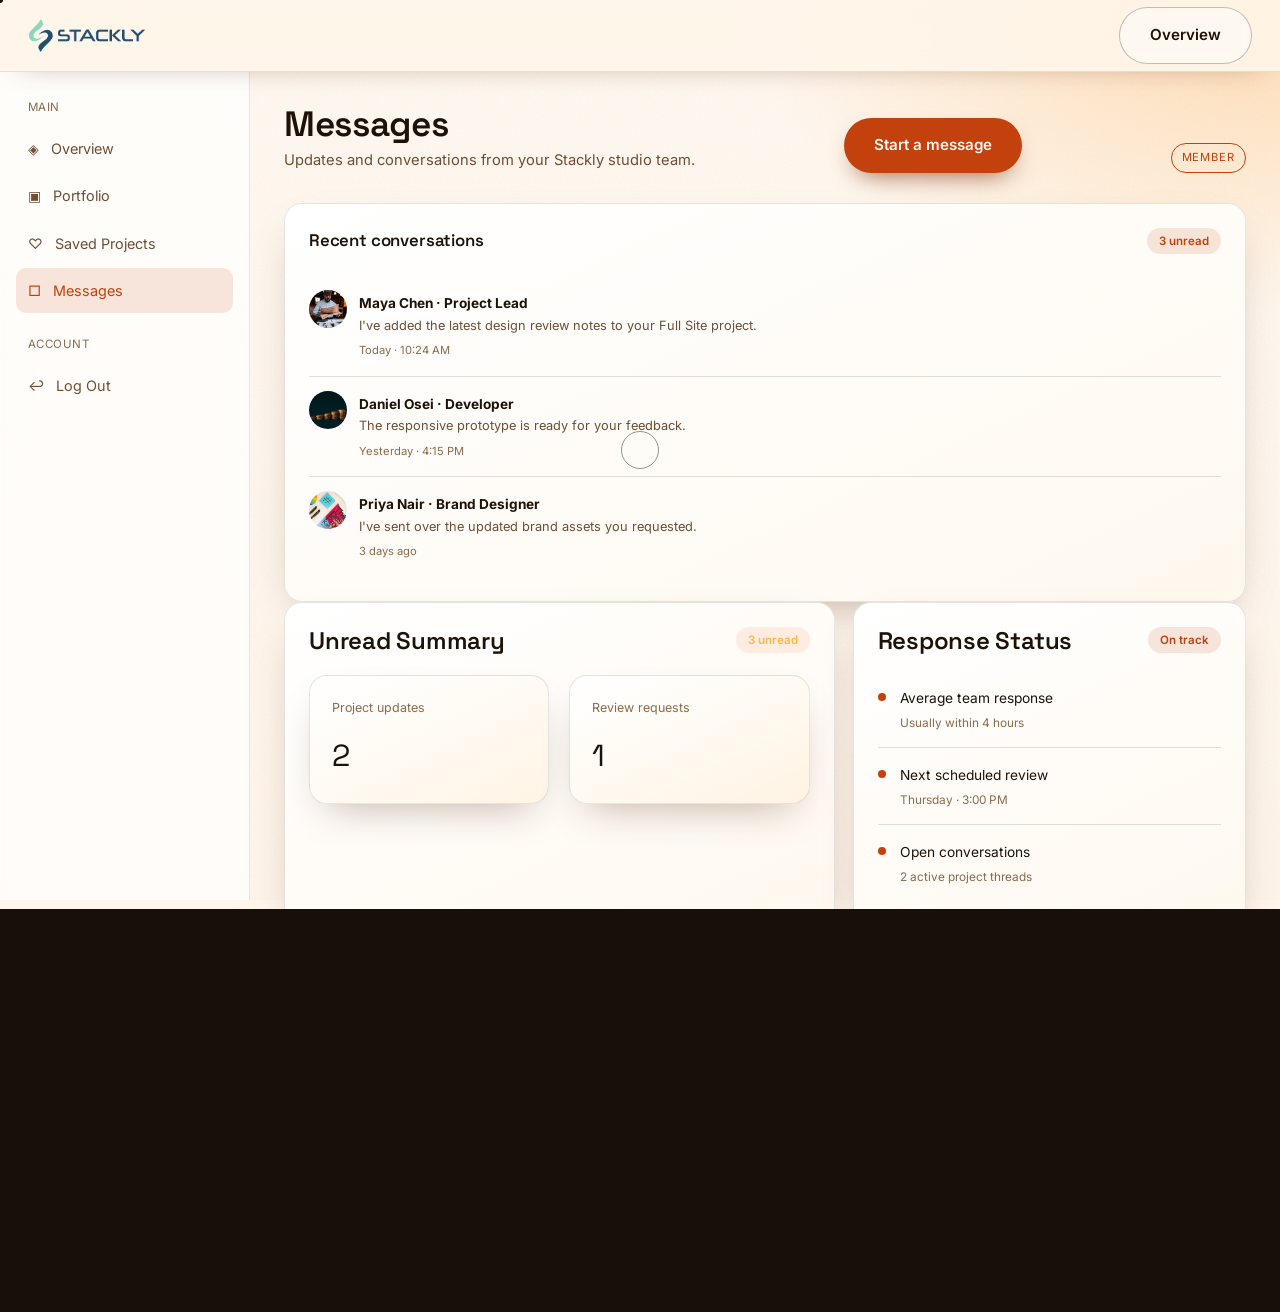
<file: messages.html>
<!DOCTYPE html>
<html lang="en">
<head>
  <meta charset="UTF-8">
  <meta name="viewport" content="width=device-width, initial-scale=1.0">
  <title>Messages · Stackly</title>
  <meta name="description" content="Your Stackly project messages.">
  <link rel="icon" type="image/webp" href="assets/logo/logo.webp">
  <link rel="stylesheet" href="css/style.css"><link rel="stylesheet" href="css/responsive.css"><link rel="stylesheet" href="css/dashboard.css">
</head>
<body class="dash-body">
  <div id="cursor-dot"></div><div id="cursor-ring"></div><div id="page-transition"></div><div class="dash-sidebar-overlay"></div>
  <header class="dash-topbar"><button class="dash-sidebar-toggle" aria-label="Toggle menu"><span></span></button><a href="public-dashboard.html" class="navbar-brand" aria-label="Stackly dashboard"><img src="assets/logo/logo.webp" class="navbar-logo" alt="Stackly logo" width="150" height="34"></a><div class="dash-topbar-right"><a class="btn btn-ghost" href="404.html">Overview</a></div></header>
  <aside class="dash-sidebar"><nav class="dash-nav"><div class="dash-nav-group"><div class="dash-nav-label">MAIN</div><a href="public-dashboard.html"><span aria-hidden="true">◈</span> Overview</a><a href="portfolio.html"><span aria-hidden="true">▣</span> Portfolio</a><a href="saved-projects.html"><span aria-hidden="true">♡</span> Saved Projects</a><a href="messages.html" class="is-active"><span aria-hidden="true">□</span> Messages</a></div><div class="dash-nav-group"><div class="dash-nav-label">ACCOUNT</div><a href="login.html"><span aria-hidden="true">↩</span> Log Out</a></div></nav></aside>
  <main class="dash-main dash-public" id="main">
    <div class="dash-head"><div><h1>Messages</h1><p>Updates and conversations from your Stackly studio team.</p></div><button class="btn btn-primary" type="button"> <a href="404.html">Start a message</a></button></div>
    <div class="dash-panel"><div class="dash-panel-head"><h3>Recent conversations</h3><span class="pill ok">3 unread</span></div><div class="message-item"><img src="assets/images/index10.webp" alt="Maya Chen"><div><strong>Maya Chen · Project Lead</strong><p>I've added the latest design review notes to your Full Site project.</p><span>Today · 10:24 AM</span></div></div><div class="message-item"><img src="assets/images/index14.webp" alt="Daniel Osei"><div><strong>Daniel Osei · Developer</strong><p>The responsive prototype is ready for your feedback.</p><span>Yesterday · 4:15 PM</span></div></div><div class="message-item"><img src="assets/images/index15.webp" alt="Priya Nair"><div><strong>Priya Nair · Brand Designer</strong><p>I've sent over the updated brand assets you requested.</p><span>3 days ago</span></div></div></div>
    <div class="dash-panels">
      <section class="dash-panel"><div class="dash-panel-head"><h2>Unread Summary</h2><span class="pill pending">3 unread</span></div><div class="dash-grid message-summary-grid"><div class="dash-card"><div class="dash-card-label">Project updates</div><div class="value">2</div></div><div class="dash-card"><div class="dash-card-label">Review requests</div><div class="value">1</div></div></div></section>
      <section class="dash-panel"><div class="dash-panel-head"><h2>Response Status</h2><span class="pill ok">On track</span></div><div class="activity-list"><div class="activity-item"><span class="activity-dot"></span><div><p>Average team response</p><span>Usually within 4 hours</span></div></div><div class="activity-item"><span class="activity-dot"></span><div><p>Next scheduled review</p><span>Thursday · 3:00 PM</span></div></div><div class="activity-item"><span class="activity-dot"></span><div><p>Open conversations</p><span>2 active project threads</span></div></div></div></section>
    </div>
    <section class="dash-panel"><div class="dash-panel-head"><h2>Contact the Team</h2><span class="pill ok">Available today</span></div><div class="message-item"><img src="assets/images/index10.webp" alt="Maya Chen"><div><strong>Project questions</strong><p>Maya can help with scope, feedback, and delivery timelines.</p><span>Typical response: under 4 hours</span></div></div><div class="message-item"><img src="assets/images/index15.webp" alt="Priya Nair"><div><strong>Brand and visual direction</strong><p>Priya can help with identity, content, and visual system questions.</p><span>Typical response: same business day</span></div></div></section>
  </main>
  <script src="js/main.js"></script><script src="js/animations.js"></script><script src="js/dashboard.js"></script>
</body>
</html>
</file>
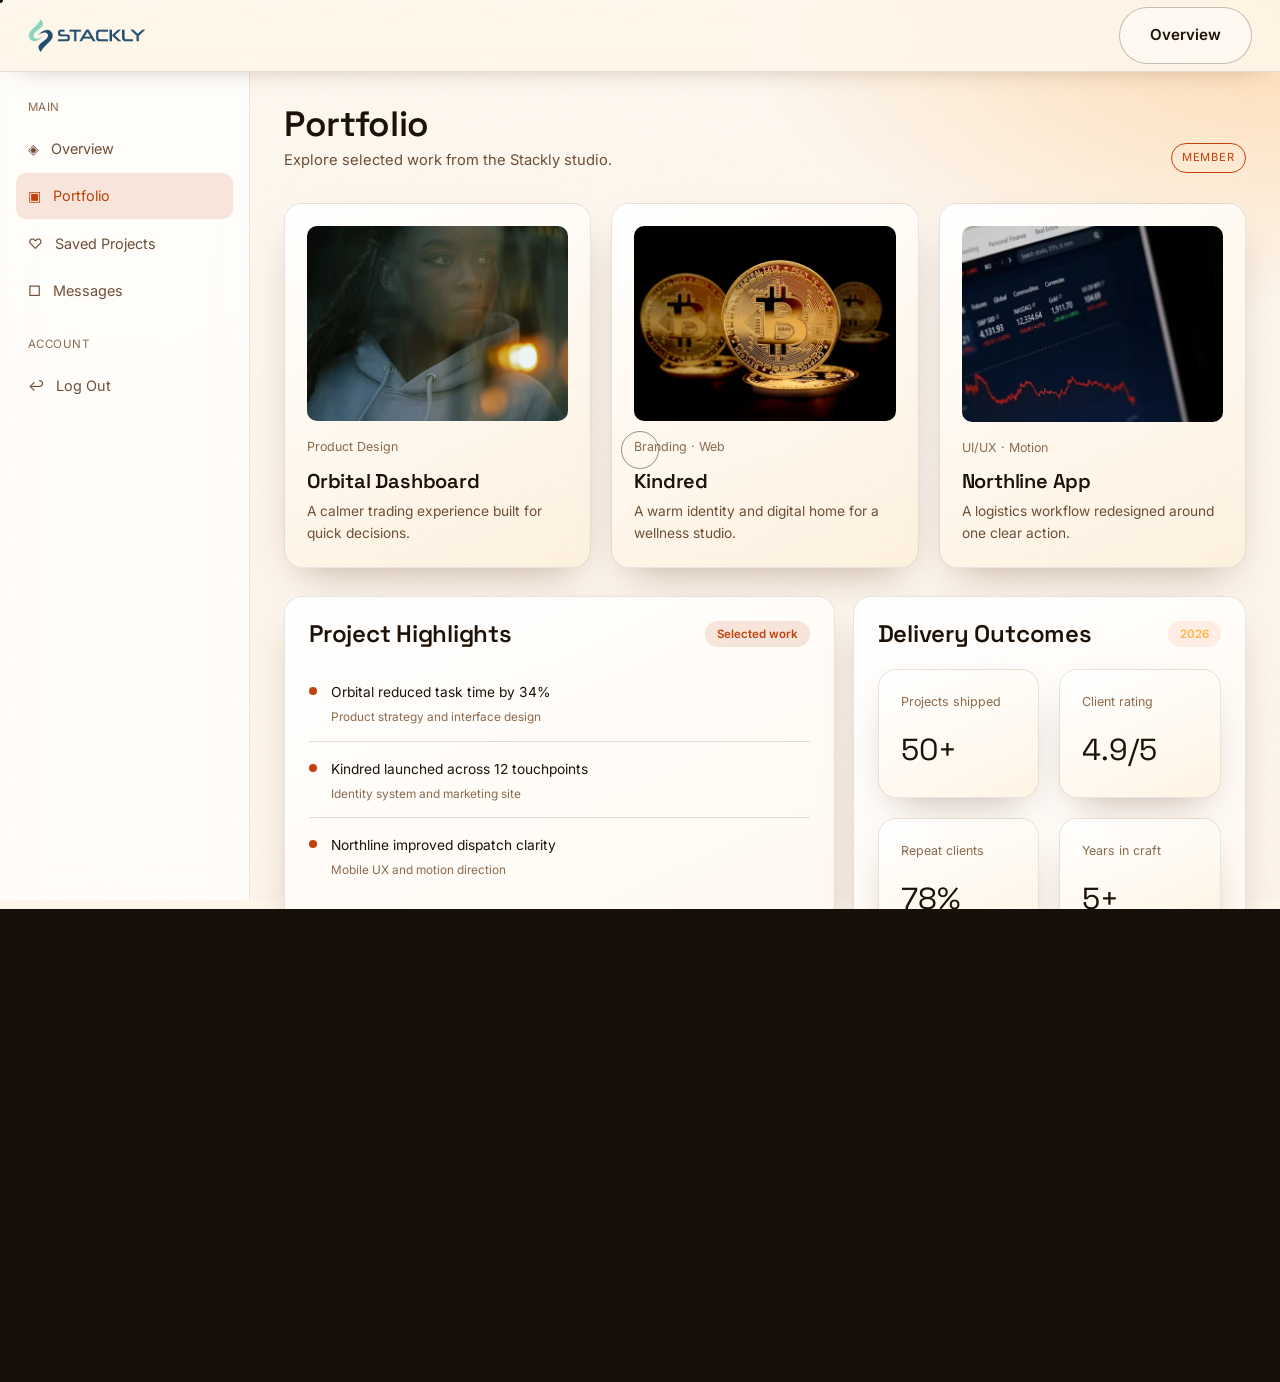
<file: portfolio.html>
<!DOCTYPE html>
<html lang="en">
<head>
  <meta charset="UTF-8">
  <meta name="viewport" content="width=device-width, initial-scale=1.0">
  <title>Portfolio · Stackly</title>
  <meta name="description" content="Browse Stackly portfolio projects.">
  <link rel="icon" type="image/webp" href="assets/logo/logo.webp">
  <link rel="stylesheet" href="css/style.css">
  <link rel="stylesheet" href="css/responsive.css">
  <link rel="stylesheet" href="css/dashboard.css">
</head>
<body class="dash-body">
  <div id="cursor-dot"></div><div id="cursor-ring"></div><div id="page-transition"></div>
  <div class="dash-sidebar-overlay"></div>
  <header class="dash-topbar">
    <button class="dash-sidebar-toggle" aria-label="Toggle menu"><span></span></button>
    <a href="public-dashboard.html" class="navbar-brand" aria-label="Stackly dashboard"><img src="assets/logo/logo.webp" class="navbar-logo" alt="Stackly logo" width="150" height="34"></a>
    <div class="dash-topbar-right"><a class="btn btn-ghost" href="public-dashboard.html">Overview</a></div>
  </header>
  <aside class="dash-sidebar">
    <nav class="dash-nav">
      <div class="dash-nav-group"><div class="dash-nav-label">MAIN</div>
        <a href="public-dashboard.html"><span aria-hidden="true">◈</span> Overview</a>
        <a href="portfolio.html" class="is-active"><span aria-hidden="true">▣</span> Portfolio</a>
        <a href="saved-projects.html"><span aria-hidden="true">♡</span> Saved Projects</a>
        <a href="messages.html"><span aria-hidden="true">□</span> Messages</a>
      </div>
      <div class="dash-nav-group"><div class="dash-nav-label">ACCOUNT</div><a href="login.html"><span aria-hidden="true">↩</span> Log Out</a></div>
    </nav>
  </aside>
  <main class="dash-main dash-public" id="main">
    <div class="dash-head"><div><h1>Portfolio</h1><p>Explore selected work from the Stackly studio.</p></div></div>
    <div class="dash-grid portfolio-grid">
      <article class="dash-card"><img src="assets/images/index11.webp" alt="Orbital fintech dashboard project" style="width:100%;aspect-ratio:4/3;object-fit:cover;border-radius:10px;margin-bottom:16px"><div class="dash-card-label">Product Design</div><h2 style="font-size:1.25rem">Orbital Dashboard</h2><p class="text-secondary" style="font-size:.86rem;margin-top:8px">A calmer trading experience built for quick decisions.</p></article>
      <article class="dash-card"><img src="assets/images/index12.webp" alt="Kindred branding project" style="width:100%;aspect-ratio:4/3;object-fit:cover;border-radius:10px;margin-bottom:16px"><div class="dash-card-label">Branding · Web</div><h2 style="font-size:1.25rem">Kindred</h2><p class="text-secondary" style="font-size:.86rem;margin-top:8px">A warm identity and digital home for a wellness studio.</p></article>
      <article class="dash-card"><img src="assets/images/index13.webp" alt="Northline mobile app project" style="width:100%;aspect-ratio:4/3;object-fit:cover;border-radius:10px;margin-bottom:16px"><div class="dash-card-label">UI/UX · Motion</div><h2 style="font-size:1.25rem">Northline App</h2><p class="text-secondary" style="font-size:.86rem;margin-top:8px">A logistics workflow redesigned around one clear action.</p></article>
    </div>

    <div class="dash-panels">
      <section class="dash-panel">
        <div class="dash-panel-head"><h2>Project Highlights</h2><span class="pill ok">Selected work</span></div>
        <div class="activity-list">
          <div class="activity-item"><span class="activity-dot"></span><div><p>Orbital reduced task time by 34%</p><span>Product strategy and interface design</span></div></div>
          <div class="activity-item"><span class="activity-dot"></span><div><p>Kindred launched across 12 touchpoints</p><span>Identity system and marketing site</span></div></div>
          <div class="activity-item"><span class="activity-dot"></span><div><p>Northline improved dispatch clarity</p><span>Mobile UX and motion direction</span></div></div>
        </div>
      </section>
      <section class="dash-panel">
        <div class="dash-panel-head"><h2>Delivery Outcomes</h2><span class="pill pending">2026</span></div>
        <div class="dash-grid outcome-grid">
          <div class="dash-card"><div class="dash-card-label">Projects shipped</div><div class="value">50+</div></div>
          <div class="dash-card"><div class="dash-card-label">Client rating</div><div class="value">4.9/5</div></div>
          <div class="dash-card"><div class="dash-card-label">Repeat clients</div><div class="value">78%</div></div>
          <div class="dash-card"><div class="dash-card-label">Years in craft</div><div class="value">5+</div></div>
        </div>
      </section>
    </div>

    <section class="dash-panel">
      <div class="dash-panel-head"><h2>How We Work</h2><span class="pill ok">End to end</span></div>
      <div class="activity-list">
        <div class="activity-item"><span class="activity-dot"></span><div><p>01 · Discover</p><span>Align on the problem, audience, and definition of success.</span></div></div>
        <div class="activity-item"><span class="activity-dot"></span><div><p>02 · Design</p><span>Turn the strongest direction into a clear, usable system.</span></div></div>
        <div class="activity-item"><span class="activity-dot"></span><div><p>03 · Ship</p><span>Prototype, build, test, and hand over work ready for launch.</span></div></div>
      </div>
    </section>
  </main>
  <script src="js/main.js"></script><script src="js/animations.js"></script><script src="js/dashboard.js"></script>
</body>
</html>
</file>
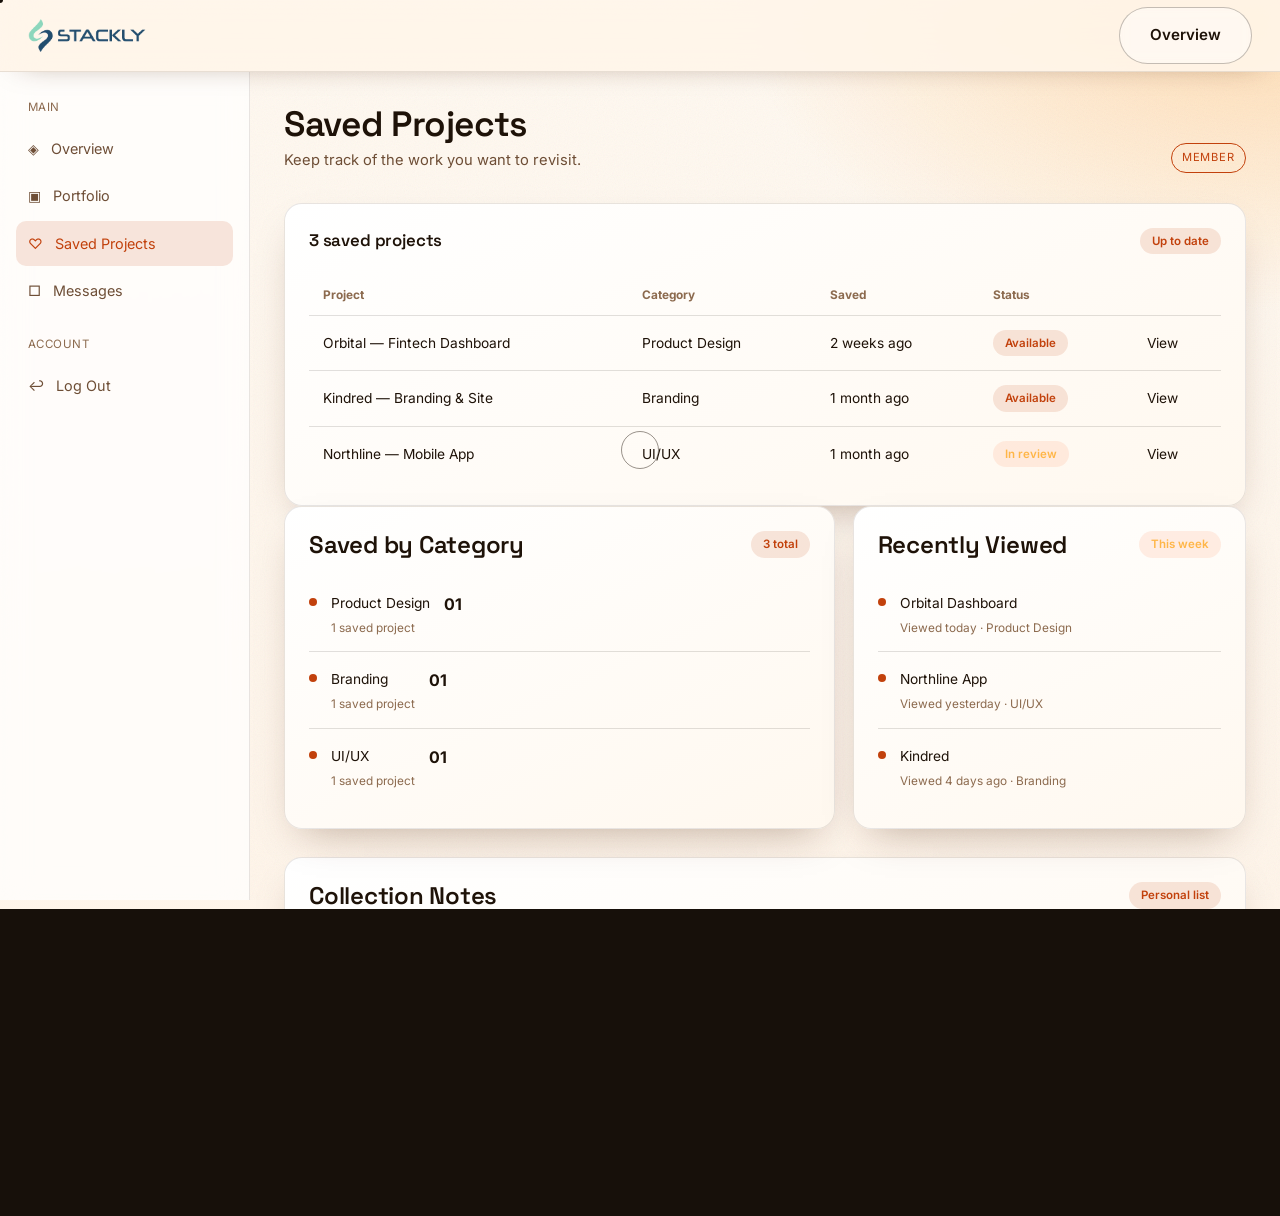
<file: saved-projects.html>
<!DOCTYPE html>
<html lang="en">
<head>
  <meta charset="UTF-8">
  <meta name="viewport" content="width=device-width, initial-scale=1.0">
  <title>Saved Projects · Stackly</title>
  <meta name="description" content="Your saved Stackly projects.">
  <link rel="icon" type="image/webp" href="assets/logo/logo.webp">
  <link rel="stylesheet" href="css/style.css"><link rel="stylesheet" href="css/responsive.css"><link rel="stylesheet" href="css/dashboard.css">
</head>
<body class="dash-body">
  <div id="cursor-dot"></div><div id="cursor-ring"></div><div id="page-transition"></div><div class="dash-sidebar-overlay"></div>
  <header class="dash-topbar"><button class="dash-sidebar-toggle" aria-label="Toggle menu"><span></span></button><a href="public-dashboard.html" class="navbar-brand" aria-label="Stackly dashboard"><img src="assets/logo/logo.webp" class="navbar-logo" alt="Stackly logo" width="150" height="34"></a><div class="dash-topbar-right"><a class="btn btn-ghost" href="public-dashboard.html">Overview</a></div></header>
  <aside class="dash-sidebar"><nav class="dash-nav"><div class="dash-nav-group"><div class="dash-nav-label">MAIN</div><a href="public-dashboard.html"><span aria-hidden="true">◈</span> Overview</a><a href="portfolio.html"><span aria-hidden="true">▣</span> Portfolio</a><a href="saved-projects.html" class="is-active"><span aria-hidden="true">♡</span> Saved Projects</a><a href="messages.html"><span aria-hidden="true">□</span> Messages</a></div><div class="dash-nav-group"><div class="dash-nav-label">ACCOUNT</div><a href="login.html"><span aria-hidden="true">↩</span> Log Out</a></div></nav></aside>
  <main class="dash-main dash-public" id="main">
    <div class="dash-head"><div><h1>Saved Projects</h1><p>Keep track of the work you want to revisit.</p></div></div>
    <div class="dash-panel"><div class="dash-panel-head"><h3>3 saved projects</h3><span class="pill ok">Up to date</span></div><div class="table-wrap"><table><thead><tr><th>Project</th><th>Category</th><th>Saved</th><th>Status</th><th></th></tr></thead><tbody><tr><td>Orbital — Fintech Dashboard</td><td>Product Design</td><td>2 weeks ago</td><td><span class="pill ok">Available</span></td><td class="row-actions"><a href="portfolio.html">View</a></td></tr><tr><td>Kindred — Branding &amp; Site</td><td>Branding</td><td>1 month ago</td><td><span class="pill ok">Available</span></td><td class="row-actions"><a href="portfolio.html">View</a></td></tr><tr><td>Northline — Mobile App</td><td>UI/UX</td><td>1 month ago</td><td><span class="pill pending">In review</span></td><td class="row-actions"><a href="portfolio.html">View</a></td></tr></tbody></table></div></div>
    <div class="dash-panels">
      <section class="dash-panel"><div class="dash-panel-head"><h2>Saved by Category</h2><span class="pill ok">3 total</span></div><div class="activity-list"><div class="activity-item"><span class="activity-dot"></span><div><p>Product Design</p><span>1 saved project</span></div><strong>01</strong></div><div class="activity-item"><span class="activity-dot"></span><div><p>Branding</p><span>1 saved project</span></div><strong>01</strong></div><div class="activity-item"><span class="activity-dot"></span><div><p>UI/UX</p><span>1 saved project</span></div><strong>01</strong></div></div></section>
      <section class="dash-panel"><div class="dash-panel-head"><h2>Recently Viewed</h2><span class="pill pending">This week</span></div><div class="activity-list"><div class="activity-item"><span class="activity-dot"></span><div><p>Orbital Dashboard</p><span>Viewed today · Product Design</span></div></div><div class="activity-item"><span class="activity-dot"></span><div><p>Northline App</p><span>Viewed yesterday · UI/UX</span></div></div><div class="activity-item"><span class="activity-dot"></span><div><p>Kindred</p><span>Viewed 4 days ago · Branding</span></div></div></div></section>
    </div>
    <section class="dash-panel"><div class="dash-panel-head"><h2>Collection Notes</h2><span class="pill ok">Personal list</span></div><div class="message-item"><img src="assets/images/index11.webp" alt="Orbital Dashboard"><div><strong>Orbital Dashboard</strong><p>Useful reference for the reporting flow in your Full Site project.</p><span>Added 2 weeks ago</span></div></div><div class="message-item"><img src="assets/images/index12.webp" alt="Kindred branding project"><div><strong>Kindred</strong><p>Saved for its warm brand system and clear content hierarchy.</p><span>Added 1 month ago</span></div></div></section>
  </main>
  <script src="js/main.js"></script><script src="js/animations.js"></script><script src="js/dashboard.js"></script>
</body>
</html>
</file>
<file: css/style.css>
/* ==========================================================================
   STACKLY — Creative Portfolio
   Core stylesheet
   ========================================================================== */

@import url('https://fonts.googleapis.com/css2?family=Space+Grotesk:wght@400;500;600;700&family=Inter:wght@400;500;600;700&display=swap');

:root{
  /* ===== palette v4 — premium ORANGE theme (light, energetic, high-contrast) ===== */
  /* page surface */
  --bg-primary:#f5871f;        /* signature brand orange (page background) */
  --bg-orange-hi:#ffa63d;      /* lighter orange for gradient lift */
  --bg-orange-lo:#e1690c;      /* deeper orange for gradient shadow */
  --bg-cream:#fff6ea;          /* warm cream panel */
  --bg-deep:#17100a;           /* espresso — dark contrast panels */

  /* card / elevated surfaces (light by default) */
  --bg-secondary:#ffffff;
  --bg-elevated:#fff6ea;

  /* type */
  --text-primary:#1e1208;      /* deep brown-black */
  --text-secondary:#6e4e36;
  --text-tertiary:#8c6a4e;

  /* accents */
  --accent:#c2410c;            /* burnt orange — CTAs, highlights (AA on white) */
  --accent-soft:rgba(194,65,12,.13);
  --accent-deep:#7c2d12;       /* mahogany depth */
  --accent-warm:#ffb648;       /* amber gold */
  --accent-warm-soft:rgba(255,182,72,.22);
  --accent-rust:#9a3412;
  --accent-rust-soft:rgba(154,52,18,.16);
  --ink:#fff8f0;               /* text that sits on top of an accent fill */

  --border:rgba(30,18,8,.13);
  --border-strong:rgba(30,18,8,.26);
  --success:#15803d;
  --error:#b91c1c;
  --surface:linear-gradient(155deg, #ffffff, var(--bg-elevated) 130%);
  --shadow-card:0 18px 40px -18px rgba(70,30,5,.35);
  --shadow-lift:0 28px 60px -20px rgba(70,30,5,.45);

  --font-display:'Space Grotesk', sans-serif;
  --font-body:'Inter', sans-serif;

  --container:1280px;
  --nav-h:76px;
  --ease:cubic-bezier(.16,.84,.44,1);
  --ease-soft:cubic-bezier(.22,.61,.36,1);
}

*,*::before,*::after{box-sizing:border-box;margin:0;padding:0}
html{scroll-behavior:smooth;-webkit-text-size-adjust:100%}
html,body{background:var(--bg-primary);overflow-x:hidden}
body{
  font-family:var(--font-body);
  color:var(--text-primary);
  line-height:1.6;
  font-size:16px;
  min-height:100vh;
  position:relative;
  /* layered orange: never a flat fill */
  background:
    radial-gradient(ellipse 1100px 680px at 8% -10%, rgba(255,199,110,.85), transparent 58%),
    radial-gradient(ellipse 980px 620px at 96% 4%, rgba(255,176,77,.7), transparent 55%),
    radial-gradient(ellipse 900px 600px at 50% 108%, rgba(178,68,8,.45), transparent 60%),
    linear-gradient(168deg, var(--bg-orange-hi) 0%, var(--bg-primary) 45%, var(--bg-orange-lo) 100%);
  background-attachment:fixed;
}
/* fine grain so the orange reads as a material, not a flat swatch */
body::before{
  content:'';position:fixed;inset:0;z-index:0;pointer-events:none;opacity:.07;mix-blend-mode:multiply;
  background-image:url("data:image/svg+xml,%3Csvg xmlns='http://www.w3.org/2000/svg' width='120' height='120'%3E%3Cfilter id='n'%3E%3CfeTurbulence type='fractalNoise' baseFrequency='0.9' numOctaves='2' stitchTiles='stitch'/%3E%3C/filter%3E%3Crect width='100%25' height='100%25' filter='url(%23n)'/%3E%3C/svg%3E");
}

/* ===== tonal section variants — creates depth/rhythm instead of flat orange ===== */
.section--cream{
  background:linear-gradient(180deg, var(--bg-cream), #fffdfa);
  border-block:1px solid rgba(30,18,8,.08);
}
.section--dark{
  --bg-secondary:#231609;
  --bg-elevated:#2d1d0e;
  --surface:linear-gradient(155deg,#231609,#2d1d0e 130%);
  --text-primary:#fff6ea;
  --text-secondary:#cbb2a0;
  --text-tertiary:#a98b74;
  --accent:#ff9e2c;
  --accent-soft:rgba(255,158,44,.18);
  --border:rgba(255,255,255,.12);
  --border-strong:rgba(255,255,255,.24);
  --ink:#1a1006;
  --shadow-card:0 18px 40px -18px rgba(0,0,0,.6);
  background:radial-gradient(ellipse 80% 60% at 50% 0%, #2a1a0c, var(--bg-deep) 70%);
  color:var(--text-primary);
}
.section--dark h1,.section--dark h2,.section--dark h3,.section--dark h4{color:var(--text-primary)}
#main,.navbar,.mobile-menu,.site-footer,.dash-topbar,.dash-sidebar,.dash-main,.error-page{position:relative;z-index:1}
img{max-width:100%;display:block}
a{color:inherit;text-decoration:none}
button{font:inherit;color:inherit;background:none;border:none;cursor:pointer}
ul{list-style:none}
input,textarea,select{font:inherit;color:inherit;background:none;border:none}
svg{display:block}

::selection{background:var(--accent);color:var(--ink)}

h1,h2,h3,h4{
  font-family:var(--font-display);
  font-weight:600;
  line-height:1.05;
  letter-spacing:-.01em;
}

/* focus visibility — accessibility */
a:focus-visible,button:focus-visible,input:focus-visible,textarea:focus-visible,[tabindex]:focus-visible{
  outline:2px solid var(--accent);
  outline-offset:4px;
  border-radius:2px;
}

.skip-link{
  position:fixed;top:-100px;left:16px;z-index:9999;
  background:var(--accent);color:var(--ink);padding:10px 18px;font-weight:600;font-size:14px;
  transition:top .2s var(--ease);
}
.skip-link:focus{top:16px}

.container{max-width:var(--container);margin:0 auto;padding:0 6vw}

.section{position:relative;padding:min(14vw,160px) 0;overflow:hidden}
.section-tight{padding:min(8vw,90px) 0}

.eyebrow{
  display:inline-flex;align-items:center;gap:10px;
  font-family:var(--font-body);font-size:13px;font-weight:600;
  color:var(--accent);margin-bottom:18px;
}
.eyebrow::before{content:'';width:26px;height:1px;background:var(--accent)}

.section-head{max-width:720px;margin-bottom:56px}
.section-head h2{font-size:clamp(2.1rem,4.6vw,3.6rem)}
.section-head p{color:var(--text-secondary);font-size:1.05rem;max-width:52ch;margin-top:18px}

.text-secondary{color:var(--text-secondary)}

/* ---------- buttons ---------- */
.btn{
  position:relative;display:inline-flex;align-items:center;justify-content:center;gap:10px;
  padding:15px 30px;border-radius:100px;font-weight:600;font-size:.95rem;
  cursor:pointer;overflow:hidden;isolation:isolate;white-space:nowrap;
  transition:transform .4s var(--ease), border-color .3s ease;
}
.btn-primary{background:var(--accent);color:var(--ink)}
.btn-primary::after{
  content:'';position:absolute;inset:0;z-index:-1;
  background:var(--text-primary);
  transform:translateY(101%);
  transition:transform .45s var(--ease);
}
.btn-primary:hover::after{transform:translateY(0)}
.btn-ghost{border:1px solid var(--border-strong);color:var(--text-primary);background:transparent}
.btn-ghost:hover{border-color:var(--accent);color:var(--accent)}
.btn-block{width:100%}
.btn[data-magnetic]{will-change:transform}

/* ---------- custom cursor ---------- */
#cursor-dot,#cursor-ring{
  position:fixed;top:0;left:0;pointer-events:none;z-index:9998;
  border-radius:50%;transform:translate(-50%,-50%);
}
#cursor-dot{width:6px;height:6px;background:var(--accent)}
#cursor-ring{
  width:38px;height:38px;border:1px solid var(--border-strong);
  transition:width .3s var(--ease),height .3s var(--ease),border-color .3s ease,background .3s ease;
}
#cursor-ring.is-active{width:70px;height:70px;background:var(--accent-soft);border-color:var(--accent)}
@media (hover:none), (max-width:860px){#cursor-dot,#cursor-ring{display:none}}

/* ---------- navbar ---------- */
.navbar{
  position:fixed;top:0;left:0;width:100%;z-index:900;
  height:var(--nav-h);
  display:flex;align-items:center;
  border-bottom:1px solid transparent;
  transition:background .4s ease,border-color .4s ease,backdrop-filter .4s ease;
}
.navbar.is-scrolled{
  background:rgba(255,246,234,.82);
  backdrop-filter:blur(18px) saturate(150%);
  -webkit-backdrop-filter:blur(18px) saturate(150%);
  border-bottom-color:rgba(30,18,8,.12);
  box-shadow:0 10px 30px -18px rgba(70,30,5,.5);
}
.navbar.is-scrolled .nav-links a,
.navbar.is-scrolled .nav-links a:hover,
.navbar.is-scrolled .nav-links a.is-active{color:#000}
.navbar.is-scrolled .hamburger span{background:#000}
.navbar .container{display:flex;align-items:center;justify-content:space-between;width:100%}

/* ---- navbar logo: hardened, isolated container ----
   Only .navbar-logo may ever render here. Any image injected or inherited
   from elsewhere is explicitly suppressed so hero/slider art can never leak in. */
.navbar-brand{
  display:flex;align-items:center;gap:10px;
  position:relative;z-index:2;flex-shrink:0;
  isolation:isolate;
}
.navbar-brand img{display:none}              /* suppress any unexpected <img> */
.navbar-brand img.navbar-logo{display:block} /* ...except the real logo */
.navbar-logo{
  height:38px;width:auto;max-width:180px;object-fit:contain;
  transition:transform .4s var(--ease);
  pointer-events:none;
}
.navbar-brand:hover .navbar-logo{transform:rotate(-6deg) scale(1.05)}
.navbar-brand::before,.navbar-brand::after{content:none !important;background-image:none !important}

.nav-links{display:flex;align-items:center;gap:2px}
.nav-links a{
  position:relative;padding:10px 16px;font-size:.92rem;font-weight:500;
  color:var(--text-secondary);
}
.nav-links a::after{
  content:'';position:absolute;left:16px;right:16px;bottom:4px;height:1px;
  background:var(--accent);transform:scaleX(0);transform-origin:left;
  transition:transform .35s var(--ease);
}
.nav-links a:hover,.nav-links a.is-active{color:var(--text-primary)}
.nav-links a:hover::after,.nav-links a.is-active::after{transform:scaleX(1)}

/* Photo-led pages keep the transparent navbar readable over dark imagery. */
body:has(.hero--photo) .nav-links a,
body:has(.hero--photo) .nav-links a:hover,
body:has(.hero--photo) .nav-links a.is-active{color:#fff8f0}

.nav-cta{display:flex;align-items:center;gap:10px}
.nav-cta .btn{padding:11px 22px;font-size:.88rem}

.hamburger{
  display:none;flex-direction:column;gap:5px;width:34px;height:34px;
  align-items:center;justify-content:center;z-index:901;
}
.hamburger span{width:20px;height:1.5px;background:#fff;transition:transform .35s var(--ease),opacity .3s ease}
.hamburger.is-open span:nth-child(1){transform:translateY(6.5px) rotate(45deg)}
.hamburger.is-open span:nth-child(2){opacity:0}
.hamburger.is-open span:nth-child(3){transform:translateY(-6.5px) rotate(-45deg)}

.mobile-menu{
  position:fixed;inset:0;z-index:850;background:var(--bg-primary);
  display:flex;flex-direction:column;justify-content:center;padding:0 8vw;
  clip-path:circle(0% at calc(100% - 40px) 40px);
  transition:clip-path .6s var(--ease);
  visibility:hidden;
}
.mobile-menu.is-open{clip-path:circle(150% at calc(100% - 40px) 40px);visibility:visible}
.mobile-menu a{
  display:block;font-family:var(--font-display);font-size:clamp(2rem,9vw,3rem);
  padding:12px 0;border-bottom:1px solid var(--border);color:var(--text-secondary);
}
.mobile-menu a:hover{color:var(--accent)}
.mobile-menu a.is-active{color:var(--accent);border-bottom-color:var(--accent)}
.mobile-menu a.is-active:not(.btn)::before{content:' ';display:inline-block;width:24px;height:3px;margin:0 12px 0 0;vertical-align:middle;background:var(--accent);border-radius:2px}
.mobile-menu .nav-cta{margin-top:32px;flex-direction:column;align-items:flex-start}

/* ---------- loader (bento) ---------- */
#loader{
  position:fixed;inset:0;z-index:9999;background:var(--bg-primary);
  display:flex;align-items:center;justify-content:center;
}
.bento{
  display:grid;grid-template-columns:repeat(6,44px);grid-template-rows:repeat(4,44px);
  gap:8px;
}
.bento i{
  display:block;border-radius:6px;background:var(--bg-elevated);border:1px solid var(--border);
  transform:scale(.3);opacity:0;
}
.bento i:nth-child(3n){background:var(--accent);border-color:var(--accent)}
.loader-word{
  position:absolute;font-family:var(--font-display);font-size:clamp(1.4rem,4vw,2.2rem);
  color:var(--text-primary);opacity:0;letter-spacing:.02em;
}

/* ---------- page transition overlay ---------- */
#page-transition{
  position:fixed;inset:0;z-index:9997;background:var(--bg-primary);
  transform:translateY(101%);pointer-events:none;
}

/* ---------- hero ---------- */
.hero{
  min-height:100vh;display:flex;flex-direction:column;justify-content:center;
  padding-top:calc(var(--nav-h) + 40px);position:relative;
}
.hero-bg-shape{
  position:absolute;top:-10%;right:-10%;width:60vw;height:60vw;max-width:760px;max-height:760px;
  background:
    radial-gradient(circle at 35% 35%, var(--accent-soft), transparent 55%),
    radial-gradient(circle at 65% 65%, var(--accent-rust-soft), transparent 60%);
  filter:blur(10px);pointer-events:none;z-index:0;
}
.hero-grid{display:grid;grid-template-columns:1.4fr .9fr;gap:48px;align-items:end;position:relative;z-index:1}
.hero-kicker{display:flex;align-items:center;gap:12px;color:var(--text-secondary);font-size:.92rem;margin-bottom:26px}
.hero-kicker .dot{width:8px;height:8px;border-radius:50%;background:var(--accent);animation:pulse 2s infinite}
@keyframes pulse{0%,100%{opacity:1}50%{opacity:.35}}

.hero-title{
  font-size:clamp(2.6rem,7vw,5.6rem);overflow:hidden;
}
.hero-title .line{display:block;overflow:hidden;padding-bottom:.08em}
.hero-title .line span{display:inline-block;will-change:transform}
.hero-title em{font-style:normal;color:var(--accent)}

.hero-desc,.hero-description{margin-top:28px;max-width:46ch;color:var(--text-secondary);font-size:1.08rem;will-change:transform,opacity,filter}
.hero-actions{margin-top:38px;display:flex;gap:16px;flex-wrap:wrap}

.hero-dots{display:flex;gap:8px;margin-top:34px}
.hero-dot{width:26px;height:4px;border-radius:100px;background:var(--border-strong);transition:all .4s var(--ease);cursor:pointer}
.hero-dot.is-active{width:44px;background:var(--accent)}
.hero-dot:hover{background:var(--accent-soft)}

.hero-side{position:relative}
.hero-preview{
  position:relative;border-radius:18px;overflow:hidden;border:1px solid var(--border);
  aspect-ratio:4/5;
}
.hero-preview img,.hero-image{width:100%;height:100%;object-fit:cover;object-position:center;display:block;will-change:transform,opacity,filter}
.hero-preview{box-shadow:var(--shadow-lift)}
.hero-float-card{
  position:absolute;bottom:-24px;left:-24px;background:var(--bg-elevated);
  border:1px solid var(--border);border-radius:14px;padding:16px 20px;
  display:flex;align-items:center;gap:12px;backdrop-filter:blur(10px);
}
.hero-float-card .ring{
  width:38px;height:38px;border-radius:50%;
  background:conic-gradient(var(--accent) var(--ring-p,78%), rgba(30,18,8,.14) 0);
  display:grid;place-items:center;font-size:0;
}
.hero-float-card .ring::after{content:'';width:26px;height:26px;border-radius:50%;background:var(--bg-elevated)}
.hero-float-card strong{display:block;font-size:1.1rem;font-family:var(--font-display)}
.hero-float-card span{font-size:.78rem;color:var(--text-secondary)}

.scroll-indicator{
  position:absolute;bottom:36px;left:50%;transform:translateX(-50%);
  display:flex;flex-direction:column;align-items:center;gap:10px;color:var(--text-tertiary);
  font-size:.75rem;letter-spacing:.08em;z-index:2;
}
.scroll-indicator .line{width:1px;height:44px;background:var(--border-strong);position:relative;overflow:hidden}
.scroll-indicator .line::after{
  content:'';position:absolute;top:-100%;left:0;width:100%;height:100%;background:var(--accent);
  animation:scrolldrop 2s infinite var(--ease);
}
@keyframes scrolldrop{0%{top:-100%}60%{top:100%}100%{top:100%}}

/* ---------- generic reveal helpers (JS toggles state) ---------- */
[data-reveal]{will-change:transform,opacity,filter}

/* ---------- stat / counter row ---------- */
.stat-row{display:grid;grid-template-columns:repeat(4,1fr);gap:1px;background:var(--border);border:1px solid var(--border);border-radius:16px;overflow:hidden}
.stat{background:var(--surface);padding:32px 24px}
.stat strong{
  display:flex;align-items:baseline;gap:2px;font-family:var(--font-display);
  font-size:clamp(2rem,4vw,2.8rem);color:var(--text-primary);
}
.stat span.suffix{color:var(--accent)}
.stat p{color:var(--text-secondary);font-size:.88rem;margin-top:8px}

/* ---------- intro / two-col with floating image ---------- */
.intro-grid{display:grid;grid-template-columns:.85fr 1.15fr;gap:64px;align-items:center}
.intro-media{position:relative}
.intro-media .frame{border-radius:16px;overflow:hidden;border:1px solid var(--border);aspect-ratio:3/4}
.intro-media .frame img{width:100%;height:100%;object-fit:cover}
.intro-media .badge{
  position:absolute;top:-18px;right:-18px;background:var(--accent);color:var(--ink);
  width:96px;height:96px;border-radius:50%;display:grid;place-items:center;
  font-family:var(--font-display);font-size:.8rem;text-align:center;line-height:1.2;font-weight:700;
  animation:spin 14s linear infinite;
}
@keyframes spin{to{transform:rotate(360deg)}}
.intro-copy p{color:var(--text-secondary);font-size:1.05rem;margin-bottom:20px;max-width:56ch}

/* ---------- project showcase ---------- */
.project-list{display:flex;flex-direction:column}
.project-row{
  display:grid;grid-template-columns:.5fr 2fr 1fr 1.1fr;align-items:center;gap:24px;
  padding:34px 0;border-top:1px solid var(--border);position:relative;overflow:hidden;
}
.project-list .project-row:last-child{border-bottom:1px solid var(--border)}
.project-index{font-family:var(--font-display);color:var(--text-tertiary);font-size:1rem}
.project-name{font-family:var(--font-display);font-size:clamp(1.5rem,3vw,2.3rem);transition:transform .5s var(--ease),color .4s ease}
.project-cat{color:var(--text-secondary);font-size:.9rem}
.project-cta{
  display:flex;align-items:center;justify-content:flex-end;gap:10px;color:var(--text-secondary);
  font-size:.88rem;font-weight:600;transition:color .3s ease;
}
.project-cta svg{width:16px;height:16px;transition:transform .4s var(--ease)}
.project-row:hover{cursor:pointer}
.project-row:hover .project-name{transform:translateX(10px);color:var(--accent)}
.project-row:hover .project-cta{color:var(--accent)}
.project-row:hover .project-cta svg{transform:translate(4px,-4px)}
.project-row .desc-line{
  grid-column:2 / 3;font-size:.85rem;color:var(--text-tertiary);
  max-height:0;overflow:hidden;transition:max-height .4s var(--ease);
}
.project-row:hover .desc-line{max-height:40px}

/* Cursor-following preview for project rows.
   Kept strictly BELOW the navbar and clipped out of the navbar band so it can
   never appear inside the logo area while trailing the cursor. Default state
   sits far off-screen (not at 0,0) so it is harmless even before JS ever
   sets a real position on it. */
.project-thumb{
  position:fixed;top:0;left:0;width:220px;height:150px;border-radius:10px;overflow:hidden;
  pointer-events:none;z-index:50;opacity:0;visibility:hidden;
  transform:translate(-9999px,-9999px) scale(.9);
  box-shadow:var(--shadow-lift);
}
.project-thumb img{width:100%;height:100%;object-fit:cover}

/* ---------- timeline ---------- */
.timeline{position:relative;max-width:920px;margin:0 auto}
.timeline-line{
  position:absolute;top:0;left:50%;width:2px;height:100%;background:var(--border);
  transform:translateX(-50%);
}
.timeline-line i{
  position:absolute;top:0;left:0;width:100%;height:0%;background:var(--accent);transform-origin:top;
}
.timeline-item{
  position:relative;width:50%;padding:0 48px 90px;
}
.timeline-item:nth-child(odd){left:0;text-align:right}
.timeline-item:nth-child(even){left:50%;text-align:left}
.timeline-year{
  font-family:var(--font-display);font-size:.85rem;color:var(--accent);margin-bottom:8px;letter-spacing:.04em;
}
.timeline-item h3{font-size:1.4rem;margin-bottom:8px}
.timeline-item p{color:var(--text-secondary);font-size:.92rem}
.timeline-dot{
  position:absolute;top:4px;width:14px;height:14px;border-radius:50%;background:var(--bg-primary);
  border:2px solid var(--border-strong);
}
.timeline-item:nth-child(odd) .timeline-dot{right:-7px}
.timeline-item:nth-child(even) .timeline-dot{left:-7px}

/* ---------- skills ---------- */
.skills-grid{display:grid;grid-template-columns:repeat(4,1fr);gap:1px;background:var(--border);border:1px solid var(--border);border-radius:16px;overflow:hidden}
.skill-card{
  background:var(--surface);padding:32px 26px;position:relative;overflow:hidden;min-height:210px;
  display:flex;flex-direction:column;justify-content:space-between;
}
.skill-card::before{
  content:'';position:absolute;inset:0;opacity:0;transition:opacity .4s ease;
  background:radial-gradient(220px circle at var(--mx,50%) var(--my,50%), var(--accent-soft), transparent 70%);
}
.skill-card:hover::before{opacity:1}
.skill-card .ring-progress{width:56px;height:56px}
.skill-card h4{font-size:1.05rem;margin-top:18px}
.skill-card span{color:var(--text-tertiary);font-size:.82rem}

/* ---------- flip cards (services) ---------- */
.flip-grid{display:grid;grid-template-columns:repeat(3,1fr);gap:20px}
.flip-card{perspective:1400px;height:280px}
.flip-inner{
  position:relative;width:100%;height:100%;transform-style:preserve-3d;
  transition:transform .7s var(--ease);
}
.flip-card:hover .flip-inner,.flip-card.is-flipped .flip-inner{transform:rotateY(180deg)}
.flip-face{
  position:absolute;inset:0;backface-visibility:hidden;border-radius:16px;border:1px solid var(--border);
  padding:30px;display:flex;flex-direction:column;
}
.flip-front{background:var(--surface);justify-content:space-between}
.flip-front .num{color:var(--text-tertiary);font-size:.8rem;font-family:var(--font-display)}
.flip-front h3{font-size:1.5rem;margin-top:auto}
.flip-icon{width:44px;height:44px;color:var(--accent)}
.flip-back{
  background:linear-gradient(160deg,var(--accent-deep),var(--bg-secondary) 70%);
  transform:rotateY(180deg);justify-content:space-between;
}
.flip-back p{font-size:.9rem;color:var(--text-primary);opacity:.9}
.flip-back ul{display:flex;flex-wrap:wrap;gap:6px;margin-top:14px}
.flip-back li{font-size:.72rem;border:1px solid var(--border-strong);padding:4px 10px;border-radius:100px}
.flip-back .btn{align-self:flex-start;margin-top:14px}

/* ---------- horizontal process ---------- */
.process-pin{height:100vh;position:relative;overflow:hidden}
.process-track{
  display:flex;height:100%;align-items:center;gap:min(6vw,90px);
  padding:0 8vw;width:max-content;
}
.process-step{width:min(70vw,560px);flex-shrink:0}
.process-step .num{
  font-family:var(--font-display);font-size:clamp(4rem,9vw,7rem);color:var(--bg-elevated);
  -webkit-text-stroke:1px var(--border-strong);line-height:1;
}
.process-step h3{font-size:clamp(1.6rem,3vw,2.4rem);margin-top:10px}
.process-step p{color:var(--text-secondary);margin-top:14px;max-width:40ch}
.process-progress{
  position:absolute;bottom:60px;left:8vw;right:8vw;height:2px;background:var(--border);
}
.process-progress i{position:absolute;top:0;left:0;height:100%;width:0%;background:var(--accent)}
.process-hint{position:absolute;top:32px;left:8vw;color:var(--text-tertiary);font-size:.82rem}

/* ---------- testimonials ---------- */
.testimonial-list{display:flex;flex-direction:column;border-top:1px solid var(--border)}
.testimonial-item{
  border-bottom:1px solid var(--border);padding:30px 0;cursor:pointer;
  display:grid;grid-template-columns:64px 1fr auto;gap:20px;align-items:center;
}
.testimonial-item img{width:56px;height:56px;border-radius:50%;object-fit:cover;filter:grayscale(1);transition:filter .4s ease}
.testimonial-item:hover img,.testimonial-item.is-open img{filter:grayscale(0)}
.testimonial-head{display:flex;flex-direction:column;gap:4px}
.testimonial-head strong{font-family:var(--font-display);font-size:1.2rem}
.testimonial-head span{color:var(--text-tertiary);font-size:.82rem}
.testimonial-stars{color:var(--accent);font-size:.85rem;letter-spacing:2px}
.testimonial-body{
  grid-column:2/3;max-height:0;overflow:hidden;transition:max-height .5s var(--ease);
}
.testimonial-item.is-open .testimonial-body{max-height:200px;padding-top:16px}
.testimonial-body p{color:var(--text-secondary);font-size:1.02rem;max-width:60ch}
.testimonial-plus{
  width:34px;height:34px;border:1px solid var(--border-strong);border-radius:50%;
  display:grid;place-items:center;position:relative;flex-shrink:0;
}
.testimonial-plus::before,.testimonial-plus::after{content:'';position:absolute;background:var(--text-secondary)}
.testimonial-plus::before{width:12px;height:1px}
.testimonial-plus::after{width:1px;height:12px;transition:transform .3s ease}
.testimonial-item.is-open .testimonial-plus::after{transform:rotate(90deg);opacity:0}

/* ---------- marquee ---------- */
.marquee-wrap{border-top:1px solid var(--border);border-bottom:1px solid var(--border);padding:28px 0;overflow:hidden}
.marquee-wrap + .marquee-wrap{border-top:none}
.marquee-track{display:flex;width:max-content;gap:3rem;will-change:transform}
.marquee-track span{
  font-family:var(--font-display);font-size:clamp(1.6rem,4vw,3rem);color:transparent;
  -webkit-text-stroke:1px var(--border-strong);white-space:nowrap;flex-shrink:0;
}
.marquee-track span.is-fill{color:var(--accent);-webkit-text-stroke:0}
.marquee-track .sep{color:var(--accent);-webkit-text-stroke:0}
.marquee-wrap.is-paused .marquee-track{animation-play-state:paused}
.marquee-wrap[data-dir="right"] .marquee-track{animation-direction:reverse}

/* ---------- final cta ---------- */
.final-cta{text-align:center;position:relative}
.final-cta .cta-bg{
  position:absolute;inset:0;
  background:
    radial-gradient(55% 55% at 38% 35%, var(--accent-soft), transparent 68%),
    radial-gradient(50% 55% at 68% 65%, var(--accent-rust-soft), transparent 68%);
  pointer-events:none;
}
.final-cta h2{font-size:clamp(2.4rem,7vw,5.4rem);position:relative;z-index:1}
.final-cta .actions{display:flex;gap:18px;justify-content:center;margin-top:36px;position:relative;z-index:1;flex-wrap:wrap}
.final-cta-cards{display:flex;justify-content:center;gap:18px;margin-top:70px;flex-wrap:wrap}
.mini-float{
  background:var(--bg-secondary);border:1px solid var(--border);border-radius:14px;padding:18px 22px;
  font-size:.85rem;color:var(--text-secondary);
}

/* ---------- footer ---------- */
.site-footer{position:relative;padding:min(10vw,120px) 0 40px;overflow:hidden;border-top:1px solid var(--border)}
.footer-bg{
  position:absolute;inset:0;z-index:0;
  background:
    linear-gradient(var(--border) 1px, transparent 1px) 0 0/64px 64px,
    linear-gradient(90deg, var(--border) 1px, transparent 1px) 0 0/64px 64px;
  -webkit-mask-image:radial-gradient(60% 60% at 50% 30%, black, transparent 80%);
  mask-image:radial-gradient(60% 60% at 50% 30%, black, transparent 80%);
  opacity:.5;
}
.footer-top{position:relative;z-index:1;display:flex;justify-content:space-between;align-items:flex-end;gap:40px;flex-wrap:wrap;margin-bottom:70px}
.footer-brand img{height:44px;margin-bottom:18px}
.footer-brand p{color:var(--text-secondary);max-width:34ch}
.footer-huge{
  font-family:var(--font-display);font-size:clamp(2.8rem,9vw,7rem);line-height:.92;letter-spacing:-.02em;
}
.footer-huge a{position:relative;display:inline-block}
.footer-huge a::after{content:none}

.footer-grid{position:relative;z-index:1;display:grid;grid-template-columns:repeat(4,1fr);gap:30px;padding:40px 0;border-top:1px solid var(--border)}
.footer-col h5{font-size:.8rem;color:var(--text-tertiary);margin-bottom:16px;font-weight:600}
.footer-col a,.footer-col p{display:block;color:var(--text-secondary);font-size:.92rem;padding:5px 0;transition:color .3s ease,transform .3s ease}
.footer-col a:hover{color:var(--accent);transform:translateX(4px)}


.footer-bottom{
  position:relative;z-index:1;display:flex;justify-content:space-between;align-items:center;
  padding-top:26px;border-top:1px solid var(--border);color:var(--text-tertiary);font-size:.8rem;flex-wrap:wrap;gap:12px;
}

/* ---------- forms (contact / login / create-account) ---------- */
.form-field{position:relative;margin-bottom:22px}
.form-field label{display:block;font-size:.82rem;color:var(--text-secondary);margin-bottom:8px}
.form-field input,.form-field textarea{
  width:100%;border:1px solid var(--border-strong);background:var(--bg-secondary);
  border-radius:10px;padding:14px 16px;font-size:.96rem;transition:border-color .3s ease,box-shadow .3s ease;
}
.form-field textarea{resize:vertical;min-height:130px}
.form-field input:focus,.form-field textarea:focus{border-color:var(--accent);box-shadow:0 0 0 3px var(--accent-soft)}
.form-field.has-error input,.form-field.has-error textarea{border-color:var(--error)}
.form-error{
  display:block;color:var(--error);font-size:.78rem;margin-top:7px;max-height:0;overflow:hidden;
  opacity:0;transform:translateY(-4px);transition:all .3s var(--ease);
}
.form-field.has-error .form-error{max-height:40px;opacity:1;transform:translateY(0)}
.checkbox-field{position:relative}
.checkbox-field.has-error .form-error{max-height:40px;opacity:1;transform:translateY(0);display:block;margin-top:6px;width:100%}
.form-row{display:grid;grid-template-columns:1fr 1fr;gap:20px}

.password-field{position:relative}
.password-field input{padding-right:46px}
.eye-toggle{
  position:absolute;right:14px;top:38px;width:22px;height:22px;color:var(--text-secondary);
  transition:transform .3s var(--ease),color .3s ease;
}
.eye-toggle:hover{color:var(--accent)}
.eye-toggle .eye-closed{display:none}
.eye-toggle.is-visible .eye-open{display:none}
.eye-toggle.is-visible .eye-closed{display:block}
.password-hint{font-size:.76rem;color:var(--text-tertiary);margin-top:7px}

.checkbox-field{display:flex;align-items:flex-start;gap:10px;margin-bottom:22px;font-size:.86rem;color:var(--text-secondary);flex-wrap:wrap}
.checkbox-field input{
  appearance:none;width:18px;height:18px;border:1px solid var(--border-strong);border-radius:5px;
  flex-shrink:0;margin-top:2px;position:relative;cursor:pointer;
}
.checkbox-field input:checked{background:var(--accent);border-color:var(--accent)}
.checkbox-field input:checked::after{
  content:'';position:absolute;left:5px;top:1px;width:5px;height:9px;
  border:solid var(--ink);border-width:0 2px 2px 0;transform:rotate(45deg);
}
.checkbox-field a{color:var(--accent)}

.form-success{
  display:none;text-align:center;padding:50px 30px;border:1px solid var(--border);border-radius:16px;
}
.form-success.is-visible{display:block}
.form-success .check{
  width:64px;height:64px;border-radius:50%;background:var(--accent-soft);border:1px solid var(--accent);
  display:grid;place-items:center;margin:0 auto 18px;
}
.form-success h3{font-size:1.5rem;margin-bottom:8px}
.form-success p{color:var(--text-secondary)}

.auth-shell{
  min-height:100vh;display:grid;grid-template-columns:1fr 1fr;
  padding-top:var(--nav-h);
}
.auth-visual{
  position:relative;background:var(--bg-secondary);border-right:1px solid var(--border);
  display:flex;flex-direction:column;justify-content:flex-end;padding:60px;overflow:hidden;
}
.auth-visual img{position:absolute;inset:0;width:100%;height:100%;object-fit:cover;opacity:.5}
.auth-visual .overlay{position:absolute;inset:0;background:linear-gradient(0deg,var(--bg-primary),transparent 60%)}
.auth-visual blockquote{position:relative;z-index:1;font-family:var(--font-display);font-size:1.5rem;max-width:22ch}
.auth-visual cite{position:relative;z-index:1;display:block;margin-top:16px;font-style:normal;color:var(--text-secondary);font-size:.85rem}
.auth-form-wrap{display:flex;align-items:center;justify-content:center;padding:60px 8vw}
.auth-form{width:100%;max-width:420px}
.auth-form h1{font-size:clamp(1.8rem,3vw,2.4rem);margin-bottom:10px}
.auth-form > p{color:var(--text-secondary);margin-bottom:34px}

.role-select{display:grid;grid-template-columns:1fr 1fr;gap:14px;margin-bottom:30px}
.role-btn{
  border:1px solid var(--border-strong);border-radius:12px;padding:20px;text-align:left;
  transition:border-color .3s ease,background .3s ease,transform .3s var(--ease);
}
.role-btn strong{display:block;font-family:var(--font-display);font-size:1.1rem;margin-bottom:4px}
.role-btn span{font-size:.8rem;color:var(--text-secondary)}
.role-btn.is-active{border-color:var(--accent);background:var(--accent-soft);transform:translateY(-2px)}

.auth-meta-row{display:flex;justify-content:space-between;align-items:center;margin-bottom:26px;font-size:.85rem}
.auth-meta-row a{color:var(--accent)}
.remember{display:flex;align-items:center;gap:8px;color:var(--text-secondary)}

.auth-switch{margin-top:26px;text-align:center;color:var(--text-secondary);font-size:.9rem}
.auth-switch a{color:var(--accent);font-weight:600}

.form-toast{
  position:fixed;bottom:30px;right:30px;background:var(--bg-elevated);border:1px solid var(--accent);
  border-radius:12px;padding:16px 22px;font-size:.88rem;z-index:500;
  transform:translateY(120%);opacity:0;transition:all .5s var(--ease);
}
.form-toast.is-visible{transform:translateY(0);opacity:1}

/* ---------- 404 ---------- */
.error-page{
  min-height:100vh;display:flex;flex-direction:column;align-items:center;justify-content:center;
  text-align:center;position:relative;overflow:hidden;padding:0 6vw;
}
.error-particles{position:absolute;inset:0;z-index:0}
.error-particles i{position:absolute;width:3px;height:3px;background:var(--accent);border-radius:50%;opacity:.5}
.error-code{
  font-family:var(--font-display);font-size:clamp(6rem,26vw,16rem);line-height:1;position:relative;z-index:1;
  display:flex;
}
.error-code span{display:inline-block;position:relative}
.error-title{font-size:clamp(1.4rem,3vw,2rem);margin-top:10px;position:relative;z-index:1}
.error-desc{color:var(--text-secondary);margin-top:14px;max-width:44ch;position:relative;z-index:1}
.error-actions{display:flex;gap:16px;margin-top:38px;position:relative;z-index:1;flex-wrap:wrap;justify-content:center}

/* generic reveal-batch classes used by ScrollTrigger.batch */
.rb-up,.rb-left,.rb-right,.rb-scale{opacity:0}

@media (prefers-reduced-motion: reduce){
  *{animation-duration:.001ms !important;animation-iteration-count:1 !important;transition-duration:.001ms !important;scroll-behavior:auto !important}
}

/* ==========================================================================
   Shared extra components — About / Services / Blog / Contact
   ========================================================================== */

/* journey strip (about) */
.journey-strip{display:flex;gap:18px;overflow-x:auto;padding-bottom:14px;scroll-snap-type:x proximity}
.journey-chip{
  flex:0 0 auto;width:240px;scroll-snap-align:start;background:var(--surface);border:1px solid var(--border);
  border-radius:14px;padding:24px;
}
.journey-chip .yr{font-family:var(--font-display);color:var(--accent);font-size:.85rem;margin-bottom:10px}
.journey-chip h4{font-size:1.1rem;margin-bottom:8px}
.journey-chip p{font-size:.85rem;color:var(--text-secondary)}

/* skill bars (about) */
.skill-bars{display:flex;flex-direction:column;gap:22px;max-width:640px}
.skill-bar-item .top{display:flex;justify-content:space-between;font-size:.88rem;margin-bottom:8px}
.skill-bar-item .top span:last-child{color:var(--accent)}
.skill-bar-track{height:6px;background:var(--bg-elevated);border-radius:100px;overflow:hidden}
.skill-bar-track i{display:block;height:100%;width:0%;background:var(--accent);border-radius:100px;transition:width 1.4s var(--ease)}

/* accordion (experience / expandable services / faq) */
.accordion-list{border:1px solid var(--border);border-radius:16px;overflow:hidden;box-shadow:var(--shadow-card)}
.accordion-item{border-bottom:1px solid var(--border)}
.accordion-item:last-child{border-bottom:0}
.accordion-trigger{
  width:100%;display:flex;justify-content:space-between;align-items:center;gap:20px;
  padding:26px 24px;text-align:left;cursor:pointer;
}
.accordion-trigger .left{display:flex;flex-direction:column;gap:4px}
.accordion-trigger h3,.accordion-trigger h4{font-size:1.15rem;font-family:var(--font-display)}
.accordion-trigger .meta{font-size:.8rem;color:var(--text-tertiary)}
.accordion-icon{
  width:32px;height:32px;border:1px solid var(--border-strong);border-radius:50%;flex-shrink:0;
  display:grid;place-items:center;position:relative;
}
.accordion-icon::before,.accordion-icon::after{content:'';position:absolute;background:var(--text-secondary)}
.accordion-icon::before{width:12px;height:1px}
.accordion-icon::after{width:1px;height:12px;transition:transform .3s ease}
.accordion-item.is-open .accordion-icon::after{transform:rotate(90deg);opacity:0}
.accordion-panel{max-height:0;overflow:hidden;transition:max-height .5s var(--ease)}
.accordion-item.is-open .accordion-panel{max-height:260px}
.accordion-panel-inner{padding-bottom:26px;color:var(--text-secondary);font-size:.94rem;max-width:60ch}
.accordion-panel-inner ul{margin-top:10px;padding-left:18px;list-style:disc}
.accordion-panel-inner li{margin-bottom:4px}

/* achievements */
.achieve-grid{display:grid;grid-template-columns:repeat(4,1fr);gap:1px;background:var(--border);border:1px solid var(--border);border-radius:16px;overflow:hidden}
.achieve-card{background:var(--surface);padding:30px 24px;display:flex;flex-direction:column;gap:10px}
.achieve-card .ico{width:38px;height:38px;color:var(--accent)}
.achieve-card h4{font-size:1.02rem}
.achieve-card span{font-size:.78rem;color:var(--text-tertiary)}

/* tools/tag cloud */
.tool-group{margin-bottom:30px}
.tool-group h5{font-size:.8rem;color:var(--text-tertiary);margin-bottom:14px}
.tool-cloud{display:flex;flex-wrap:wrap;gap:10px}
.tool-tag{
  border:1px solid var(--border-strong);padding:10px 18px;border-radius:100px;font-size:.85rem;
  transition:transform .35s var(--ease),border-color .3s ease,color .3s ease,background .3s ease;
}
.tool-tag:hover{border-color:var(--accent);color:var(--accent);transform:translateY(-3px) scale(1.04);background:var(--accent-soft)}

/* philosophy / quote block */
.philosophy-block{max-width:860px}
.philosophy-block .big-quote{font-family:var(--font-display);font-size:clamp(1.8rem,4vw,3rem);line-height:1.2}
.philosophy-block .big-quote em{color:var(--accent);font-style:normal}
.principle-grid{display:grid;grid-template-columns:repeat(3,1fr);gap:20px;margin-top:56px}
.principle-card{border:1px solid var(--border);border-radius:14px;padding:28px}
.principle-card .idx{font-family:var(--font-display);color:var(--text-tertiary);margin-bottom:14px}
.principle-card h4{font-size:1.1rem;margin-bottom:10px}
.principle-card p{font-size:.88rem;color:var(--text-secondary)}

/* service hover-reveal grid */
.service-hover-grid{display:grid;grid-template-columns:repeat(3,1fr);gap:20px}
.service-hover-card{
  position:relative;border-radius:16px;overflow:hidden;aspect-ratio:4/5;border:1px solid var(--border);
}
.service-hover-card img{width:100%;height:100%;object-fit:cover;transition:transform .8s var(--ease)}
.service-hover-card .overlay{
  position:absolute;inset:0;background:linear-gradient(0deg, rgba(7,9,11,.92), rgba(7,9,11,.15) 60%);
  display:flex;flex-direction:column;justify-content:flex-end;padding:26px;
}
.service-hover-card .overlay span{font-size:.78rem;color:var(--accent);margin-bottom:8px}
.service-hover-card .overlay h3{font-size:1.3rem}
.service-hover-card .overlay p{
  font-size:.85rem;color:var(--text-secondary);margin-top:8px;max-height:0;overflow:hidden;
  opacity:0;transition:all .4s var(--ease);
}
.service-hover-card:hover img{transform:scale(1.08)}
.service-hover-card:hover .overlay p{max-height:80px;opacity:1}

/* workflow (services) */
.workflow-list{position:relative;max-width:760px}
.workflow-list::before{content:'';position:absolute;top:8px;bottom:8px;left:23px;width:1px;background:var(--border)}
.workflow-item{position:relative;padding:0 0 44px 64px}
.workflow-item .dot{
  position:absolute;left:0;top:0;width:48px;height:48px;border-radius:50%;background:var(--bg-secondary);
  border:1px solid var(--border-strong);display:grid;place-items:center;font-family:var(--font-display);font-size:.85rem;
}
.workflow-item h4{font-size:1.15rem;margin-bottom:6px}
.workflow-item p{color:var(--text-secondary);font-size:.9rem;max-width:52ch}

/* pricing */
.pricing-grid{display:grid;grid-template-columns:repeat(3,1fr);gap:20px;align-items:stretch}
.pricing-card{border:1px solid var(--border);border-radius:16px;padding:34px;display:flex;flex-direction:column}
.pricing-card.is-featured{border-color:var(--accent);background:linear-gradient(160deg,var(--accent-soft),var(--bg-secondary) 60%);position:relative}
.pricing-card.is-featured::before{content:'Most Popular';position:absolute;top:-13px;left:30px;background:var(--accent);color:var(--ink);font-size:.7rem;font-weight:700;padding:5px 12px;border-radius:100px}
.pricing-card h3{font-size:1.2rem;margin-bottom:6px}
.pricing-card .price{font-family:var(--font-display);font-size:2.4rem;margin:14px 0}
.pricing-card .price span{font-size:.9rem;color:var(--text-secondary);font-family:var(--font-body)}
.pricing-card ul{margin:20px 0 28px;display:flex;flex-direction:column;gap:12px}
.pricing-card li{font-size:.88rem;color:var(--text-secondary);display:flex;align-items:center;gap:10px}
.pricing-card li::before{content:'';width:6px;height:6px;border-radius:50%;background:var(--accent);flex-shrink:0}
.pricing-card .btn{margin-top:auto}

/* info / availability / map (contact) */
.info-grid{display:grid;grid-template-columns:repeat(3,1fr);gap:20px}
.info-card{border:1px solid var(--border);border-radius:14px;padding:26px;background:var(--surface)}
.info-card .ico{width:34px;height:34px;color:var(--accent);margin-bottom:16px}
.info-card h4{font-size:1rem;margin-bottom:6px}
.info-card p{color:var(--text-secondary);font-size:.88rem}

.map-panel{
  position:relative;border:1px solid var(--border);border-radius:18px;overflow:hidden;height:340px;
  background:
    radial-gradient(circle at 30% 40%, var(--accent-soft), transparent 40%),
    linear-gradient(var(--border) 1px, transparent 1px) 0 0/40px 40px,
    linear-gradient(90deg, var(--border) 1px, transparent 1px) 0 0/40px 40px,
    var(--bg-secondary);
}
.map-pin{
  position:absolute;top:44%;left:38%;width:18px;height:18px;background:var(--accent);border-radius:50% 50% 50% 0;
  transform:rotate(-45deg);box-shadow:0 0 0 8px var(--accent-soft);
}
.map-pin::after{content:'';position:absolute;inset:5px;background:var(--bg-primary);border-radius:50%}
.map-caption{position:absolute;bottom:20px;left:20px;background:var(--bg-elevated);border:1px solid var(--border);border-radius:10px;padding:12px 16px;font-size:.82rem}

.availability-grid{display:grid;grid-template-columns:repeat(7,1fr);gap:10px;max-width:640px}
.avail-day{border:1px solid var(--border);border-radius:10px;padding:16px 8px;text-align:center}
.avail-day span{display:block;font-size:.72rem;color:var(--text-tertiary);margin-bottom:8px}
.avail-day i{width:8px;height:8px;border-radius:50%;display:inline-block;background:var(--text-tertiary)}
.avail-day.is-open i{background:var(--accent)}
.avail-day.is-open{border-color:var(--accent-soft)}

/* blog */
.featured-article{
  display:grid;grid-template-columns:1.1fr 1fr;gap:40px;align-items:center;border:1px solid var(--border);
  border-radius:18px;overflow:hidden;background:var(--surface);
}
.featured-article .media{position:relative;overflow:hidden;aspect-ratio:5/4}
.featured-article .media img{width:100%;height:100%;object-fit:cover;transition:transform .8s var(--ease)}
.featured-article:hover .media img{transform:scale(1.06)}
.featured-article .copy{padding:20px 40px 20px 0}
.featured-article .tag{color:var(--accent);font-size:.78rem;margin-bottom:12px;display:block}
.featured-article h2{font-size:clamp(1.5rem,3vw,2.2rem);margin-bottom:14px}
.featured-article p{color:var(--text-secondary);font-size:.95rem;margin-bottom:22px}
.featured-article .meta{color:var(--text-tertiary);font-size:.8rem;margin-top:18px}

.filter-row{display:flex;gap:10px;flex-wrap:wrap;margin-bottom:40px}
.filter-btn{border:1px solid var(--border-strong);padding:9px 18px;border-radius:100px;font-size:.84rem;transition:all .3s ease}
.filter-btn.is-active,.filter-btn:hover{background:var(--accent);color:var(--ink);border-color:var(--accent)}

.blog-grid{display:grid;grid-template-columns:repeat(3,1fr);gap:26px}
.blog-card{border-radius:16px;overflow:hidden;border:1px solid var(--border);background:var(--surface)}
.blog-card .media{position:relative;aspect-ratio:4/3;overflow:hidden}
.blog-card .media img{width:100%;height:100%;object-fit:cover;transition:transform .7s var(--ease)}
.blog-card:hover .media img{transform:scale(1.1)}
.blog-card .media .cat-tag{position:absolute;top:14px;left:14px;background:var(--bg-primary);border:1px solid var(--border-strong);font-size:.72rem;padding:5px 12px;border-radius:100px}
.blog-card .body{padding:22px}
.blog-card .date{font-size:.76rem;color:var(--text-tertiary);margin-bottom:8px}
.blog-card h3{font-size:1.12rem;margin-bottom:10px}
.blog-card p{font-size:.85rem;color:var(--text-secondary);margin-bottom:16px}
.blog-card .read-more{font-size:.82rem;color:var(--accent);font-weight:600;display:inline-flex;align-items:center;gap:6px}
.blog-card .read-more svg{width:14px;height:14px;transition:transform .35s var(--ease)}
.blog-card:hover .read-more svg{transform:translateX(4px)}
.blog-card.is-hidden{display:none}

.trend-list{display:flex;flex-direction:column;border-top:1px solid var(--border)}
.trend-item{display:grid;grid-template-columns:50px 1fr auto;gap:20px;align-items:center;padding:20px 0;border-bottom:1px solid var(--border)}
.trend-item .idx{font-family:var(--font-display);color:var(--text-tertiary)}
.trend-item h4{font-size:1rem}
.trend-item span{font-size:.78rem;color:var(--text-tertiary)}

.newsletter-box{
  border:1px solid var(--border);border-radius:18px;padding:50px;text-align:center;
  background:radial-gradient(60% 100% at 50% 0%, var(--accent-soft), transparent 70%);
}
.newsletter-box h2{font-size:clamp(1.6rem,3vw,2.3rem);margin-bottom:12px}
.newsletter-box p{color:var(--text-secondary);margin-bottom:28px}
.newsletter-form{display:flex;gap:12px;max-width:440px;margin:0 auto;flex-wrap:wrap;justify-content:center}
.newsletter-form input{flex:1;min-width:200px;border:1px solid var(--border-strong);background:var(--bg-secondary);border-radius:100px;padding:14px 20px;order:1}
.newsletter-form .btn{border-radius:100px;order:2}
.newsletter-form input[aria-invalid="true"]{border-color:var(--error);box-shadow:0 0 0 3px rgba(185,30,30,.12)}
.newsletter-error{flex-basis:100%;order:3;margin:0 !important;color:var(--error) !important;font-size:.78rem;text-align:left}

.quote-block{max-width:760px;margin:0 auto;text-align:center}
.quote-block .mark{font-family:var(--font-display);font-size:4rem;color:var(--accent);line-height:1}
.quote-block p{font-family:var(--font-display);font-size:clamp(1.4rem,3vw,2rem);line-height:1.3;margin:10px 0 20px}
.quote-block span{color:var(--text-secondary);font-size:.88rem}

@media (max-width:1024px){
  .achieve-grid{grid-template-columns:repeat(2,1fr)}
  .service-hover-grid,.pricing-grid,.info-grid,.blog-grid,.principle-grid{grid-template-columns:repeat(2,1fr)}
  .featured-article{grid-template-columns:1fr}
  .featured-article .copy{padding:0 30px 30px}
}
@media (max-width:768px){
  .achieve-grid{grid-template-columns:1fr 1fr}
  .service-hover-grid,.pricing-grid,.info-grid,.blog-grid,.principle-grid{grid-template-columns:1fr}
  .availability-grid{grid-template-columns:repeat(4,1fr)}
  .newsletter-form{flex-direction:column}
  .trend-item{grid-template-columns:34px 1fr}
  .trend-item span{grid-column:2/3}
}
@media (max-width:480px){
  .achieve-grid{grid-template-columns:1fr}
  .availability-grid{grid-template-columns:repeat(3,1fr)}
}

/* ---------- 404 glitch effect ---------- */
.error-code{position:relative}
.error-code .glitch{position:relative;color:var(--text-primary)}
.error-code .glitch::before,.error-code .glitch::after{
  content:attr(data-text);position:absolute;top:0;left:0;width:100%;
  overflow:hidden;background:var(--bg-primary);
}
.error-code .glitch::before{
  left:3px;color:var(--accent);clip-path:inset(0 0 55% 0);
  animation:glitchTop 3.4s infinite linear alternate-reverse;
}
.error-code .glitch::after{
  left:-3px;color:var(--accent-warm);clip-path:inset(55% 0 0 0);
  animation:glitchBottom 2.6s infinite linear alternate-reverse;
}
@keyframes glitchTop{
  0%,90%,100%{transform:translate(0,0)}
  92%{transform:translate(-4px,-2px)}
  94%{transform:translate(3px,1px)}
  96%{transform:translate(-2px,2px)}
}
@keyframes glitchBottom{
  0%,90%,100%{transform:translate(0,0)}
  91%{transform:translate(4px,1px)}
  95%{transform:translate(-3px,-1px)}
  97%{transform:translate(2px,-2px)}
}

/* ==========================================================================
   Orange-theme corrections + new homepage imagery components
   ========================================================================== */

/* ---- hero: readable on orange, premium slider transitions ---- */
.hero-title{will-change:transform,opacity,filter}
.hero-title em{font-style:normal;color:var(--accent)}
.hero-kicker .dot{box-shadow:0 0 0 4px var(--accent-soft)}
.hero-preview{background:var(--bg-deep)}
.hero-float-card{background:#fff;box-shadow:var(--shadow-card);border-color:rgba(30,18,8,.1)}
.hero-float-card .ring::after{background:#fff}

/* ---- project gallery (main content section) ---- */
.project-gallery{
  display:grid;grid-template-columns:repeat(4,1fr);grid-auto-rows:210px;gap:18px;margin-bottom:64px;
}
.project-tile{
  position:relative;overflow:hidden;border-radius:18px;margin:0;
  box-shadow:var(--shadow-card);background:var(--bg-deep);
  transition:transform .55s var(--ease),box-shadow .55s var(--ease);
}
.project-tile--tall{grid-row:span 2}
.project-tile--wide{grid-column:span 3}
.project-tile img{
  width:100%;height:100%;object-fit:cover;display:block;
  transition:transform .8s var(--ease),filter .6s ease;
}
.project-tile figcaption{
  position:absolute;inset:auto 0 0 0;padding:22px;
  background:linear-gradient(0deg, rgba(14,8,3,.9), transparent);
  color:#fff6ea;display:flex;flex-direction:column;gap:2px;
}
.project-tile figcaption span{font-size:.74rem;color:var(--accent-warm);font-weight:600}
.project-tile figcaption strong{font-family:var(--font-display);font-size:1.25rem}
.project-tile:hover{transform:translateY(-6px);box-shadow:var(--shadow-lift)}
.project-tile:hover img{transform:scale(1.07)}

/* ---- intro stacked imagery ---- */
.intro-media .frame{box-shadow:var(--shadow-card);background:var(--bg-deep)}
.intro-media .frame--inset{
  position:absolute;right:-34px;bottom:-40px;width:58%;aspect-ratio:4/3;
  border:5px solid var(--bg-cream);border-radius:14px;overflow:hidden;z-index:2;
}
.intro-media .frame--inset img{width:100%;height:100%;object-fit:cover}

/* ---- timeline imagery ---- */
.timeline-media{
  margin-top:14px;border-radius:12px;overflow:hidden;aspect-ratio:16/10;
  box-shadow:var(--shadow-card);background:var(--bg-deep);
}
.timeline-media img{width:100%;height:100%;object-fit:cover;transition:transform .7s var(--ease)}
.timeline-media:hover img{transform:scale(1.06)}

/* ---- process step imagery ---- */
.process-media{
  margin-top:22px;border-radius:16px;overflow:hidden;aspect-ratio:16/10;
  border:1px solid var(--border);background:#120c06;
}
.process-media img{width:100%;height:100%;object-fit:cover;opacity:.92;transition:transform .8s var(--ease)}
.process-step:hover .process-media img{transform:scale(1.05)}

/* ---- process gallery refresh ---- */
.process-pin{
  background:
    linear-gradient(rgba(255,255,255,.045) 1px, transparent 1px) 0 0/48px 48px,
    linear-gradient(90deg, rgba(255,255,255,.045) 1px, transparent 1px) 0 0/48px 48px,
    var(--bg-deep);
}
.process-pin::before{
  content:'THE STACKLY METHOD';position:absolute;top:32px;right:8vw;color:rgba(255,248,240,.45);
  font-size:.68rem;letter-spacing:.16em;font-weight:700;z-index:2;
}
.process-track{gap:24px;padding:0 8vw;align-items:center}
.process-step{
  position:relative;width:min(64vw,520px);height:min(68vh,600px);padding:30px;
  display:flex;flex-direction:column;justify-content:flex-end;overflow:hidden;isolation:isolate;
  border:1px solid rgba(255,248,240,.18);border-radius:22px;
  background:linear-gradient(145deg,rgba(255,255,255,.13),rgba(255,255,255,.035) 54%),#241a12;
  box-shadow:0 24px 60px -28px rgba(0,0,0,.85);transition:border-color .35s ease,transform .35s ease;
}
.process-step::before{
  content:'';position:absolute;inset:0;background:linear-gradient(180deg,transparent 32%,rgba(12,8,5,.92) 78%);z-index:-1;
}
.process-step::after{
  content:'';position:absolute;left:30px;bottom:24px;width:42px;height:3px;background:var(--step-accent,var(--accent-warm));z-index:2;
}
.process-step:nth-child(2){--step-accent:#b9d8c2}
.process-step:nth-child(3){--step-accent:#f2c14e}
.process-step:nth-child(4){--step-accent:#e98762}
.process-step:nth-child(5){--step-accent:#8fc6d1}
.process-step:nth-child(6){--step-accent:#d6a0e8}
.process-step:hover{border-color:var(--step-accent,var(--accent-warm));transform:translateY(-8px)}
.process-step .num{
  position:absolute;top:18px;right:26px;z-index:3;font-size:clamp(4rem,9vw,7rem);
  color:transparent;-webkit-text-stroke:1px rgba(255,248,240,.72);line-height:1;
}
.process-step h3{position:relative;z-index:3;font-size:clamp(1.8rem,3.5vw,3rem);letter-spacing:.01em;margin:0;color:var(--text-primary)}
.process-step p{position:relative;z-index:3;color:rgba(255,248,240,.74);margin-top:12px;max-width:35ch;font-size:.92rem;line-height:1.6}
.process-media{position:absolute;top:24px;left:24px;right:24px;height:48%;margin:0;aspect-ratio:auto;border:1px solid rgba(255,248,240,.16);border-radius:15px;background:#120c06;box-shadow:0 14px 30px -20px rgba(0,0,0,.9)}
.process-media::after{content:'';position:absolute;inset:0;background:linear-gradient(135deg,rgba(255,182,72,.18),transparent 50%);pointer-events:none}
.process-media img{opacity:.82;filter:saturate(.82) contrast(1.05);transition:transform .8s var(--ease),filter .8s ease}
.process-step:hover .process-media img{transform:scale(1.08);filter:saturate(1.08) contrast(1.08)}
.process-hint{top:auto;bottom:84px;left:8vw;color:rgba(255,248,240,.55);font-size:.68rem;letter-spacing:.14em;text-transform:uppercase}
.process-progress{bottom:48px;left:8vw;right:8vw;height:3px;background:rgba(255,248,240,.16);border-radius:10px;overflow:hidden}
.process-progress i{background:var(--accent-warm);box-shadow:0 0 14px rgba(255,182,72,.65)}

/* ---- CTA collage ---- */
.cta-collage{
  display:flex;justify-content:center;gap:18px;margin-top:56px;flex-wrap:wrap;
}
.cta-collage img{
  width:180px;aspect-ratio:4/5;object-fit:cover;border-radius:16px;
  box-shadow:var(--shadow-lift);border:1px solid var(--border);
}
.cta-collage img:nth-child(2){margin-top:-26px}

/* ---- light-theme corrections for components built dark-first ---- */
.stat-row,.skills-grid,.achieve-grid{box-shadow:var(--shadow-card)}
.stat,.skill-card,.achieve-card,.flip-front,.journey-chip,.info-card,.blog-card,.featured-article,
.dash-card,.dash-panel,.pricing-card,.principle-card,.accordion-list,.newsletter-box,.map-panel,.form-success{
  background:var(--surface);
}
.section--dark .stat,.section--dark .skill-card,.section--dark .flip-front{background:var(--surface)}
.btn-ghost{background:rgba(255,255,255,.35);backdrop-filter:blur(6px)}
.section--dark .btn-ghost{background:rgba(255,255,255,.06)}
.btn-primary{box-shadow:0 12px 26px -12px rgba(124,45,18,.8)}

/* marquee reads as outlined type against orange */
.marquee-wrap{background:var(--bg-deep);border-color:rgba(255,255,255,.1)}
.marquee-track span{-webkit-text-stroke:1px rgba(255,246,234,.45);color:transparent}
.marquee-track span.is-fill{color:var(--accent-warm);-webkit-text-stroke:0}
.marquee-track .sep{color:var(--accent-warm);-webkit-text-stroke:0}

/* pricing highlight on light surface */
.pricing-card.is-featured{background:linear-gradient(160deg,#fff3e2,#ffffff 65%)}
.pricing-card.is-featured::before{color:var(--ink)}

/* service hover cards keep a dark scrim for legible captions */
.service-hover-card .overlay{background:linear-gradient(0deg, rgba(14,8,3,.92), rgba(14,8,3,.12) 60%)}
.service-hover-card .overlay h3{color:#fff6ea}
.service-hover-card .overlay p{color:#d9c4b2}

/* flip card back: warm gradient instead of navy */
.flip-back{background:linear-gradient(160deg,var(--accent),var(--accent-deep) 85%);color:var(--ink)}
.flip-back p,.flip-back li{color:var(--ink)}
.flip-back li{border-color:rgba(255,255,255,.4)}

/* auth split screen */
.auth-visual{background:var(--bg-deep);border-right:none}
.auth-visual .overlay{background:linear-gradient(0deg, rgba(14,8,3,.95), rgba(14,8,3,.25) 65%)}
.auth-visual blockquote{color:#fff6ea}
.auth-visual cite{color:#c9b2a0}

/* forms on the orange page */
.form-field input,.form-field textarea{background:#fff;border-color:rgba(30,18,8,.18)}
.role-btn{background:#fff}
.role-btn.is-active{background:var(--accent-soft);border-color:var(--accent)}
.checkbox-field input{background:#fff}
.form-toast{background:var(--bg-deep);color:#fff6ea;border-color:var(--accent-warm)}

/* loader sits on the orange field */
#loader{background:
  radial-gradient(ellipse at 50% 40%, var(--bg-orange-hi), var(--bg-primary) 60%, var(--bg-orange-lo) 100%);}
.bento i{background:rgba(255,255,255,.35);border-color:rgba(255,255,255,.5)}
.bento i:nth-child(3n){background:var(--bg-deep);border-color:var(--bg-deep)}
.loader-word{color:var(--bg-deep);font-weight:700;letter-spacing:.12em}
#page-transition{background:var(--bg-deep)}

/* custom cursor visible on orange */
#cursor-dot{background:var(--bg-deep)}
#cursor-ring{border-color:rgba(30,18,8,.45)}
#cursor-ring.is-active{background:rgba(30,18,8,.1);border-color:var(--bg-deep)}

/* 404: dark espresso panel */
.error-page{
  --text-primary:#fff6ea;--text-secondary:#cbb2a0;--border-strong:rgba(255,255,255,.28);
  --accent:#ff9e2c;--ink:#1a1006;
  background:radial-gradient(ellipse 70% 60% at 50% 30%, #2a1a0c, var(--bg-deep) 70%);
  color:var(--text-primary);
}
.error-code .glitch::before,.error-code .glitch::after{background:transparent}
.error-code .glitch::before{color:var(--accent-warm)}
.error-code .glitch::after{color:var(--accent)}
.error-particles i{background:var(--accent-warm)}

@media (max-width:1024px){
  .project-gallery{grid-template-columns:repeat(2,1fr)}
  .project-tile--wide{grid-column:span 2}
  .project-tile--tall{grid-row:span 1}
  .intro-media .frame--inset{right:-14px;bottom:-24px;width:52%}
}
@media (max-width:640px){
  .project-gallery{grid-template-columns:1fr;grid-auto-rows:200px;gap:14px}
  .project-tile--wide{grid-column:span 1}
  .intro-media .frame--inset{position:static;width:100%;margin-top:14px;border-width:0}
  .cta-collage img{width:130px}
  .cta-collage img:nth-child(2){margin-top:0}
}

/* ==========================================================================
   Footer — dark espresso panel, orange accents
   ========================================================================== */
.site-footer{
  --bg-secondary:#231609;
  --text-primary:#fff6ea;
  --text-secondary:#cbb2a0;
  --text-tertiary:#a98b74;
  --accent:#ff9e2c;
  --accent-soft:rgba(255,158,44,.18);
  --border:rgba(255,255,255,.12);
  --border-strong:rgba(255,255,255,.24);
  background:radial-gradient(ellipse 80% 70% at 50% 0%, #2a1a0c, var(--bg-deep) 70%);
  color:var(--text-primary);
  border-top:none;
}
.site-footer h5{color:var(--accent-warm)}
.footer-logo{height:44px;width:auto;object-fit:contain;margin-bottom:18px}
.footer-huge a{color:var(--text-primary)}
.footer-huge a:hover{color:var(--accent)}

.footer-whatsapp{
  display:inline-flex;align-items:center;gap:10px;margin-top:20px;
  padding:11px 20px;border-radius:100px;font-size:.88rem;font-weight:600;
  background:var(--accent-soft);border:1px solid var(--accent);color:var(--accent);
  transition:background .3s ease,color .3s ease,transform .35s var(--ease);
}
.footer-whatsapp:hover{background:var(--accent);color:var(--bg-deep);transform:translateY(-2px)}
.footer-whatsapp-dot{width:8px;height:8px;border-radius:50%;background:currentColor;flex-shrink:0}

.footer-col--contact .footer-contact-line{
  display:flex;flex-direction:column;gap:2px;padding:9px 0;
  font-size:.95rem;color:var(--text-primary);
}
.footer-contact-label{font-size:.7rem;color:var(--text-tertiary);letter-spacing:.04em;text-transform:uppercase}
.footer-col--contact .footer-contact-line:hover{color:var(--accent);transform:translateX(4px)}

.footer-address{
  font-style:normal;color:var(--text-secondary);font-size:.92rem;line-height:1.7;padding:5px 0;
}

/* contact page link + address styling */
.contact-link{color:var(--accent);font-weight:600;transition:color .3s ease}
.contact-link:hover{color:var(--accent-deep);text-decoration:underline}
.contact-link--wa{display:inline-flex;align-items:center;gap:8px;margin-top:4px}
.contact-link--wa::before{content:'';width:8px;height:8px;border-radius:50%;background:currentColor}
.contact-address{font-style:normal;color:var(--text-secondary);font-size:.88rem;line-height:1.7}
.map-caption strong{display:block;color:var(--text-primary);margin-bottom:4px}

/* ==========================================================================
   Contrast corrections — accent text must not sit orange-on-orange.
   On the orange page field we use espresso/mahogany; on cream and dark
   panels the bright accent is restored (it has plenty of contrast there).
   ========================================================================== */
.eyebrow{color:var(--accent-deep)}
.eyebrow::before{background:var(--accent-deep)}
.section--cream .eyebrow,.section--dark .eyebrow,.site-footer .eyebrow{color:var(--accent)}
.section--cream .eyebrow::before,.section--dark .eyebrow::before{background:var(--accent)}

/* hero display type: espresso headline with a cream emphasis word */
.hero-title{color:var(--bg-deep)}
.hero-title em{
  color:#fff6ea;font-style:normal;
  text-shadow:0 2px 20px rgba(60,25,4,.32);
}
.hero-desc,.hero-description{color:#4a2f1a}
.hero-kicker{color:#4a2f1a}
.hero-kicker .dot{background:var(--bg-deep)}
.scroll-indicator{color:rgba(30,18,8,.65)}
.scroll-indicator .line{background:rgba(30,18,8,.28)}
.scroll-indicator .line::after{background:var(--bg-deep)}

/* section headings/copy on the orange field */
.section:not(.section--cream):not(.section--dark) .section-head h2{color:var(--bg-deep)}
.section:not(.section--cream):not(.section--dark) .section-head p{color:#4a2f1a}

/* project rows sit directly on orange */
.project-row{border-color:rgba(30,18,8,.18)}
.project-list .project-row:last-child{border-bottom-color:rgba(30,18,8,.18)}
.project-name{color:var(--bg-deep)}
.project-index,.project-cat,.project-cta{color:#5c3c24}
.project-row:hover .project-name,.project-row:hover .project-cta{color:var(--accent-deep)}
.project-row .desc-line{color:#6b4a30}

/* flip-card grid sits on orange: keep fronts light and legible */
.flip-front{color:var(--text-primary)}
.flip-front .num{color:var(--text-tertiary)}

/* dot indicators on orange */
.hero-dot{background:rgba(30,18,8,.3)}
.hero-dot.is-active{background:var(--bg-deep)}
.hero-dot:hover{background:rgba(30,18,8,.55)}

/* final CTA is a dark panel: restore bright accent + readable copy */
.final-cta h2{color:#fff6ea}
.final-cta .cta-bg{
  background:
    radial-gradient(55% 55% at 38% 35%, rgba(255,158,44,.22), transparent 68%),
    radial-gradient(50% 55% at 68% 65%, rgba(194,65,12,.3), transparent 68%);
}
.mini-float{background:rgba(255,255,255,.07);border-color:rgba(255,255,255,.16);color:#cbb2a0}

/* keep pinned horizontal-scroll steps inside the 100vh viewport */
.process-media{max-height:none;aspect-ratio:auto;height:48%}
.process-step .num{font-size:clamp(3.8rem,8vw,6.5rem)}
@media (max-height:760px){
  .process-media{height:42%;max-height:260px;margin-top:0}
  .process-step h3{font-size:clamp(1.5rem,2.8vw,2.4rem)}
  .process-step p{margin-top:10px;font-size:.9rem}
}
@media (max-height:620px){
  .process-media{height:36%;max-height:180px}
  .process-step .num{font-size:clamp(2.8rem,6vw,4.5rem)}
}

/* hero slide data block is metadata, never rendered */
.hero-slides{display:none !important}

/* ---- footer social icons (circular, glyph optically centred) ---- */
.footer-social{display:flex;gap:10px;flex-wrap:wrap;margin-top:26px}
.social-icon{
  width:44px;height:44px;flex:0 0 44px;border-radius:50%;
  display:grid;place-items:center;                 /* centres the svg in the circle */
  border:1px solid var(--border-strong);
  color:var(--text-primary);background:rgba(255,255,255,.04);
  transition:transform .45s var(--ease),background .3s ease,border-color .3s ease,color .3s ease;
}
.social-icon svg{
  width:19px;height:19px;display:block;
  grid-area:1/1;                                    /* single grid cell = true centring */
  overflow:visible;
}
.social-icon:hover,.social-icon:focus-visible{
  background:var(--accent);border-color:var(--accent);color:var(--bg-deep);
  transform:translateY(-3px) scale(1.08) rotate(-8deg);
}
@media (max-width:480px){
  .footer-social{gap:8px}
  .social-icon{width:40px;height:40px;flex:0 0 40px}
  .social-icon svg{width:17px;height:17px}
}

/* ==========================================================================
   Hero background photo — About / Services / Blog / Contact
   Full-bleed atmospheric backdrop behind the existing copy + preview-panel
   layout, with a slow Ken Burns drift and a scrim so the left-side copy
   stays perfectly legible against it.
   ========================================================================== */
.hero--photo{
  overflow:hidden;
  background:var(--bg-deep); /* fallback while the image loads — never orange */
}
.hero--photo .hero-float-card{left:24px;bottom:24px}
.hero--photo .hero-bg-shape{display:none} /* no orange glow blob — image is the only background */

.hero-bg-photo{
  position:absolute;inset:0;z-index:0;overflow:hidden;pointer-events:none;
}
.hero-bg-photo img{
  width:100%;height:100%;object-fit:cover;object-position:center 30%;
  transform:scale(1.08);
  animation:heroKenBurns 18s ease-in-out infinite alternate;
  opacity:1; /* the photo is the background now, not a faint backdrop */
}
.hero-bg-scrim{
  position:absolute;inset:0;z-index:0;pointer-events:none;
  /* neutral dark gradient for legibility only — no orange tint */
  background:
    linear-gradient(100deg, rgba(10,6,3,.86) 0%, rgba(10,6,3,.72) 34%, rgba(10,6,3,.28) 62%, rgba(10,6,3,.05) 82%),
    linear-gradient(0deg, rgba(10,6,3,.55) 0%, transparent 35%);
}
@keyframes heroKenBurns{
  from{transform:scale(1.08) translate(0,0)}
  to{transform:scale(1.18) translate(-1.5%,-1.5%)}
}

/* ---- photo hero: light text system (photo replaces the orange field) ---- */
.hero--photo .hero-title{color:#fff8f0}
.hero--photo .hero-title em{color:var(--accent-warm);text-shadow:0 2px 24px rgba(0,0,0,.4)}
.hero--photo .hero-desc,
.hero--photo .hero-description{color:rgba(255,248,240,.82)}
.hero--photo .hero-kicker{color:rgba(255,248,240,.9)}
.hero--photo .hero-kicker .dot{background:var(--accent-warm)}
.hero--photo .scroll-indicator{color:rgba(255,248,240,.7)}
.hero--photo .scroll-indicator .line{background:rgba(255,248,240,.3)}
.hero--photo .scroll-indicator .line::after{background:var(--accent-warm)}
.hero--photo .hero-dot{background:rgba(255,248,240,.35)}
.hero--photo .hero-dot.is-active{background:var(--accent-warm)}
.hero--photo .hero-dot:hover{background:rgba(255,248,240,.6)}
.hero--photo .btn-ghost{background:rgba(255,255,255,.12);border-color:rgba(255,255,255,.4);color:#fff8f0;backdrop-filter:blur(8px)}
.hero--photo .btn-ghost:hover{background:rgba(255,255,255,.22)}

@media (prefers-reduced-motion: reduce){
  .hero-bg-photo img{animation:none;transform:scale(1.08)}
}
@media (max-width:768px){
  .hero-bg-scrim{
    background:
      linear-gradient(180deg, rgba(10,6,3,.9) 10%, rgba(10,6,3,.6) 55%, rgba(10,6,3,.3) 100%);
  }
}

/* ==========================================================================
   Auth pages (Login / Create Account) — minimal shell
   Logo only, no nav links, no footer. Single hardcoded Back control.
   ========================================================================== */
.auth-topbar{
  position:fixed;top:0;left:0;width:100%;height:var(--nav-h);z-index:900;
  display:flex;align-items:center;justify-content:space-between;
  padding:0 6vw;
  background:rgba(255,246,234,.55);
  backdrop-filter:blur(14px) saturate(150%);
  -webkit-backdrop-filter:blur(14px) saturate(150%);
  border-bottom:1px solid rgba(30,18,8,.08);
}
.auth-topbar-logo .navbar-logo{height:36px;width:auto;object-fit:contain;pointer-events:none}

.auth-back-btn{
  display:inline-flex;align-items:center;gap:8px;
  padding:10px 20px 10px 16px;border-radius:100px;font-size:.88rem;font-weight:600;
  background:rgba(255,255,255,.4);border:1px solid rgba(30,18,8,.16);color:var(--text-primary);
  backdrop-filter:blur(6px);
  transition:background .3s ease,transform .35s var(--ease),border-color .3s ease;
}
.auth-back-btn svg{transition:transform .35s var(--ease)}
.auth-back-btn:hover{background:#fff;border-color:var(--accent);transform:translateX(-3px)}
.auth-back-btn:hover svg{transform:translateX(-3px)}
</file>
<file: css/responsive.css>
/* ==========================================================================
   Responsive rules — tablet & mobile
   Tested against 320 / 375 / 390 / 414 / 768 / 1024 / 1440+
   ========================================================================== */

@media (max-width:1024px){
  .hero-grid{grid-template-columns:1fr;gap:60px}
  .hero-side{max-width:420px}
  .intro-grid{grid-template-columns:1fr;gap:48px}
  .intro-media{max-width:360px}
  .flip-grid{grid-template-columns:repeat(2,1fr)}
  .skills-grid{grid-template-columns:repeat(2,1fr)}
  .footer-grid{grid-template-columns:repeat(2,1fr)}
  .stat-row{grid-template-columns:repeat(2,1fr)}
}

@media (max-width:860px){
  .nav-links{display:none}
  .nav-cta{display:none}
  .hamburger{display:flex}
}

@media (max-width:768px){
  :root{--nav-h:66px}
  .section{padding:80px 0}
  .container{padding:0 22px}

  .project-row{grid-template-columns:1fr;gap:8px;text-align:left;padding:24px 0}
  .project-cta{justify-content:flex-start}
  .project-row .desc-line{grid-column:1/2}
  .project-thumb{display:none}

  .timeline-line{left:20px}
  .timeline-item,.timeline-item:nth-child(even){width:100%;left:0;text-align:left;padding:0 0 60px 56px}
  .timeline-item:nth-child(odd) .timeline-dot,.timeline-item:nth-child(even) .timeline-dot{left:14px;right:auto}

  .flip-grid{grid-template-columns:1fr}
  .skills-grid{grid-template-columns:1fr 1fr}

  .testimonial-item{grid-template-columns:48px 1fr auto;gap:14px}
  .testimonial-body{grid-column:1/3}

  .auth-shell{grid-template-columns:1fr}
  .auth-visual{display:none}
  .role-select{grid-template-columns:1fr 1fr}

  .form-row{grid-template-columns:1fr}

  .footer-top{flex-direction:column;align-items:flex-start;gap:24px}
  .footer-grid{grid-template-columns:1fr 1fr;gap:26px}
  .footer-bottom{flex-direction:column;align-items:flex-start}

  .process-step{width:82vw}
}

@media (max-width:480px){
  .stat-row{grid-template-columns:1fr}
  .skills-grid{grid-template-columns:1fr}
  .footer-grid{grid-template-columns:1fr}
  .role-select{grid-template-columns:1fr}
  .hero-float-card{left:12px;bottom:12px;padding:12px 16px}
  .error-code{font-size:clamp(4rem,26vw,7rem)}
  .form-toast{left:16px;right:16px;bottom:16px}
}

/* guard against any horizontal overflow */
html,body{max-width:100%}
.container,.section,img,svg,table{max-width:100%}
</file>
<file: css/dashboard.css>
/* ==========================================================================
   Dashboard styles — shared shell + two distinct visual identities
   ========================================================================== */

:root{
  --sidebar-w:250px;
  --topbar-h:72px;
}

body.dash-body{background:var(--bg-primary)}

.dash-topbar{
  position:fixed;top:0;left:0;width:100%;height:var(--topbar-h);z-index:400;
  display:flex;align-items:center;justify-content:space-between;
  padding:0 28px;background:rgba(255,246,234,.9);backdrop-filter:blur(18px) saturate(150%);-webkit-backdrop-filter:blur(18px) saturate(150%);
  border-bottom:1px solid var(--border);
}
.dash-topbar .navbar-logo{height:34px;width:auto;object-fit:contain}
.dash-topbar-right{display:flex;align-items:center;gap:16px}
.dash-sidebar-toggle{display:none;width:36px;height:36px;border:1px solid var(--border-strong);border-radius:8px;align-items:center;justify-content:center}
.dash-sidebar-toggle span{display:block;width:16px;height:1.4px;background:var(--text-primary);position:relative}
.dash-sidebar-toggle span::before,.dash-sidebar-toggle span::after{content:'';position:absolute;left:0;width:16px;height:1.4px;background:var(--text-primary)}
.dash-sidebar-toggle span::before{top:-5px}
.dash-sidebar-toggle span::after{top:5px}

.dash-profile{position:relative}
.dash-profile-btn{display:flex;align-items:center;gap:10px}
.dash-profile-btn img{width:38px;height:38px;border-radius:50%;object-fit:cover;border:1px solid var(--border-strong)}
.dash-profile-btn .name{font-size:.85rem;text-align:left}
.dash-profile-btn .name strong{display:block;font-size:.85rem}
.dash-profile-btn .name span{display:block;font-size:.72rem;color:var(--text-tertiary)}
.dash-profile-menu{
  position:absolute;top:56px;right:0;width:200px;background:var(--bg-elevated);
  border:1px solid var(--border);border-radius:12px;padding:8px;
  opacity:0;pointer-events:none;transform:translateY(-6px);transition:all .3s var(--ease);
}
.dash-profile-menu.is-open{opacity:1;pointer-events:auto;transform:translateY(0)}
.dash-profile-menu a{display:block;padding:10px 12px;border-radius:8px;font-size:.85rem;color:var(--text-secondary)}
.dash-profile-menu a:hover{background:var(--bg-secondary);color:var(--text-primary)}

.dash-sidebar{
  position:fixed;top:var(--topbar-h);left:0;height:calc(100vh - var(--topbar-h));width:var(--sidebar-w);
  border-right:1px solid var(--border);padding:26px 16px;z-index:300;
  overflow-y:auto;transition:transform .4s var(--ease);
  background:var(--bg-primary);
}
.dash-nav-group{margin-bottom:22px}
.dash-nav-label{font-size:.72rem;color:var(--text-tertiary);padding:0 12px 10px;letter-spacing:.04em}
.dash-nav a{
  display:flex;align-items:center;gap:12px;padding:11px 12px;border-radius:10px;
  font-size:.9rem;color:var(--text-secondary);margin-bottom:2px;transition:background .3s ease,color .3s ease;
}
.dash-nav a svg{width:18px;height:18px;flex-shrink:0}
.dash-nav a:hover{background:var(--bg-secondary);color:var(--text-primary)}
.dash-nav a.is-active{background:var(--accent-soft);color:var(--accent)}
.dash-nav a.dash-logout{margin-top:18px;color:var(--accent-warm);border-top:1px solid var(--border);border-radius:0;padding-top:18px}
.dash-nav a.dash-logout:hover{color:var(--accent-deep);background:transparent}

.dash-main{margin-left:var(--sidebar-w);padding:calc(var(--topbar-h) + 34px) 34px 60px;max-width:100%;overflow-x:hidden}
.dash-head{display:flex;justify-content:space-between;align-items:flex-end;gap:20px;margin-bottom:30px;flex-wrap:wrap}
.dash-head h1{font-size:clamp(1.6rem,3vw,2.2rem)}
.dash-head p{color:var(--text-secondary);margin-top:6px;font-size:.92rem}

.dash-grid{display:grid;grid-template-columns:repeat(4,1fr);gap:18px;margin-bottom:28px}
.portfolio-grid{grid-template-columns:repeat(3,1fr)}
.outcome-grid{grid-template-columns:repeat(2,1fr);gap:12px;margin-bottom:0}
.message-summary-grid{grid-template-columns:repeat(2,1fr);gap:12px;margin-bottom:0}
.dash-card{
  background:var(--surface);border:1px solid var(--border);border-radius:14px;padding:22px;
  min-width:0;
}
.dash-card-label{display:flex;justify-content:space-between;align-items:center;color:var(--text-tertiary);font-size:.78rem;margin-bottom:14px}
.dash-card .value{font-family:var(--font-display);font-size:1.9rem}
.dash-card .delta{font-size:.78rem;margin-top:6px}
.dash-card .delta.up{color:var(--accent)}
.dash-card .delta.down{color:var(--error)}

.dash-panels{display:grid;grid-template-columns:1.4fr 1fr;gap:18px;margin-bottom:28px}
.dash-panel{background:var(--surface);border:1px solid var(--border);border-radius:14px;padding:24px;min-width:0}
.dash-panel-head{display:flex;justify-content:space-between;align-items:center;margin-bottom:22px}
.dash-panel-head h3{font-size:1.05rem}
.dash-panel-head a,.dash-panel-head button{font-size:.8rem;color:var(--accent)}

/* bar chart (css only) */
.chart-bars{display:flex;align-items:flex-end;gap:10px;height:180px}
.chart-bars .bar{flex:1;display:flex;flex-direction:column;align-items:center;gap:8px;height:100%;justify-content:flex-end}
.chart-bars .bar i{
  width:100%;max-width:30px;border-radius:6px 6px 0 0;background:var(--accent);height:0%;
  transition:height 1.1s var(--ease);
}
.chart-bars .bar span{font-size:.68rem;color:var(--text-tertiary)}

/* donut chart (css conic-gradient) */
.chart-donut{
  --p:0;
  width:150px;height:150px;border-radius:50%;margin:0 auto;
  background:conic-gradient(var(--accent) calc(var(--p)*1%), var(--bg-elevated) 0);
  display:grid;place-items:center;position:relative;
  transition:background 1.2s var(--ease);
}
.chart-donut::after{content:'';position:absolute;inset:14px;border-radius:50%;background:var(--bg-secondary)}
.chart-donut strong{position:relative;font-family:var(--font-display);font-size:1.5rem;z-index:1}

.legend{display:flex;flex-wrap:wrap;gap:14px;margin-top:18px;justify-content:center}
.legend-item{display:flex;align-items:center;gap:8px;font-size:.78rem;color:var(--text-secondary)}
.legend-dot{width:9px;height:9px;border-radius:50%}

/* table */
.table-wrap{overflow-x:auto;width:100%;-webkit-overflow-scrolling:touch}
table{width:100%;border-collapse:collapse;min-width:560px}
th{text-align:left;font-size:.74rem;color:var(--text-tertiary);padding:10px 14px;border-bottom:1px solid var(--border);white-space:nowrap}
td{padding:14px;border-bottom:1px solid var(--border);font-size:.86rem;white-space:nowrap}
tr:last-child td{border-bottom:none}
.pill{display:inline-flex;padding:4px 12px;border-radius:100px;font-size:.72rem;font-weight:600}
.pill.ok{background:var(--accent-soft);color:var(--accent)}
.pill.pending{background:rgba(255,138,92,.15);color:var(--accent-warm)}
.pill.off{background:rgba(30,18,8,.08);color:var(--text-secondary)}
td .row-actions{display:flex;gap:8px}
td .row-actions button{color:var(--accent);font-size:.8rem}

/* activity list */
.activity-list{display:flex;flex-direction:column;gap:4px}
.activity-item{display:flex;gap:14px;padding:12px 0;border-bottom:1px solid var(--border)}
.activity-item:last-child{border-bottom:none}
.activity-dot{width:8px;height:8px;border-radius:50%;background:var(--accent);margin-top:6px;flex-shrink:0}
.activity-item p{font-size:.86rem}
.activity-item span{font-size:.74rem;color:var(--text-tertiary)}

/* messages */
.message-item{display:flex;gap:12px;padding:14px 0;border-bottom:1px solid var(--border);align-items:flex-start}
.message-item:last-child{border-bottom:none}
.message-item img{width:38px;height:38px;border-radius:50%;object-fit:cover}
.message-item strong{font-size:.85rem}
.message-item p{font-size:.8rem;color:var(--text-secondary)}
.message-item span{font-size:.7rem;color:var(--text-tertiary)}

/* floating card motion */
.float-slow{animation:floaty 6s ease-in-out infinite}
.float-slow.delay{animation-delay:1.4s}
@keyframes floaty{0%,100%{transform:translateY(0)}50%{transform:translateY(-8px)}}

/* notifications badge */
.notif-btn{position:relative;width:40px;height:40px;border:1px solid var(--border-strong);border-radius:50%;display:grid;place-items:center}
.notif-btn svg{width:18px;height:18px}
.notif-dot{position:absolute;top:8px;right:9px;width:7px;height:7px;border-radius:50%;background:var(--accent-warm)}

/* ---------- Admin identity: cooler, denser, navy-leaning, sharp corners ---------- */
.dash-admin .dash-card,.dash-admin .dash-panel{border-radius:8px}
.dash-admin .dash-card{background:linear-gradient(160deg,var(--bg-secondary),#180f0a)}
.dash-admin .dash-nav a.is-active{background:rgba(122,59,18,.35);color:#ffc794}
.dash-admin .chart-bars .bar i{background:linear-gradient(180deg,#ffc794,var(--accent-deep))}
.dash-admin .dash-head::after{content:'ADMIN';font-size:.7rem;letter-spacing:.08em;color:#ffc794;border:1px solid var(--accent-deep);padding:5px 10px;border-radius:6px;height:fit-content}

/* ---------- Public identity: warmer, rounder, mint-leaning, spacious ---------- */
.dash-public .dash-card,.dash-public .dash-panel{border-radius:18px}
.dash-public .dash-grid{gap:20px}
.dash-public .dash-card{background:linear-gradient(155deg, var(--bg-secondary), rgba(255,122,41,.07) 140%)}
.dash-public .dash-nav a.is-active{background:var(--accent-soft);color:var(--accent)}
.dash-public .dash-head::after{content:'MEMBER';font-size:.7rem;letter-spacing:.08em;color:var(--accent);border:1px solid var(--accent);padding:5px 10px;border-radius:100px;height:fit-content}
.dash-public .welcome-banner{
  background:linear-gradient(120deg,var(--accent-soft),transparent 70%);
  border:1px solid var(--border);border-radius:20px;padding:36px;margin-bottom:28px;
  display:flex;justify-content:space-between;align-items:center;gap:20px;flex-wrap:wrap;
}
.dash-public .welcome-banner h1{font-size:clamp(1.5rem,3vw,2.1rem)}
.dash-public .progress-track{height:8px;border-radius:100px;background:var(--bg-elevated);overflow:hidden;margin-top:10px}
.dash-public .progress-track i{display:block;height:100%;width:0%;background:var(--accent);transition:width 1.2s var(--ease)}

/* ---------- responsive ---------- */
@media (max-width:1100px){
  .dash-panels{grid-template-columns:1fr}
  .dash-grid{grid-template-columns:repeat(2,1fr)}
}

@media (max-width:900px){
  .dash-sidebar-toggle{display:flex}
  .dash-sidebar{transform:translateX(-100%);box-shadow:20px 0 60px rgba(70,30,5,.28)}
  .dash-sidebar.is-open{transform:translateX(0)}
  .dash-main{margin-left:0;padding:calc(var(--topbar-h) + 26px) 20px 50px}
  .dash-profile-btn .name{display:none}
}

@media (max-width:640px){
  .dash-grid{grid-template-columns:1fr}
  .outcome-grid{grid-template-columns:1fr}
  .message-summary-grid{grid-template-columns:1fr}
  .dash-topbar{padding:0 16px}
  table{min-width:480px}
}

.dash-sidebar-overlay{
  position:fixed;inset:0;background:rgba(30,18,8,.45);z-index:280;opacity:0;pointer-events:none;transition:opacity .3s ease;
}
.dash-sidebar-overlay.is-open{opacity:1;pointer-events:auto}


/* ---------- orange-theme dashboard shell ---------- */
body.dash-body{
  background:
    radial-gradient(ellipse 900px 520px at 100% 0%, rgba(255,166,61,.35), transparent 60%),
    radial-gradient(ellipse 700px 500px at 0% 100%, rgba(255,182,72,.22), transparent 60%),
    linear-gradient(180deg,#fff9f1,#fff4e8);
}
.dash-sidebar{background:rgba(255,255,255,.72);backdrop-filter:blur(14px);border-right-color:rgba(30,18,8,.1)}
.dash-topbar{border-bottom-color:rgba(30,18,8,.1);box-shadow:0 10px 30px -22px rgba(70,30,5,.5)}
.dash-card,.dash-panel{box-shadow:var(--shadow-card);border-color:rgba(30,18,8,.1)}
.dash-profile-menu{background:#fff;box-shadow:var(--shadow-lift);border-color:rgba(30,18,8,.1)}
.dash-profile-btn img{border-color:rgba(30,18,8,.15)}
.chart-donut::after{background:#fff}
.chart-donut{background:conic-gradient(var(--accent) calc(var(--p)*1%), rgba(30,18,8,.09) 0)}
.notif-btn{border-color:rgba(30,18,8,.18);background:#fff}

/* admin identity: deep mahogany accents, sharper corners */
.dash-admin .dash-card{background:linear-gradient(160deg,#ffffff,#fff4e6)}
.dash-admin .dash-nav a.is-active{background:rgba(194,65,12,.12);color:var(--accent)}
.dash-admin .chart-bars .bar i{background:linear-gradient(180deg,var(--accent-warm),var(--accent))}
.dash-admin .dash-head::after{color:var(--accent);border-color:var(--accent)}

/* public identity: warmer, rounder, amber-leaning */
.dash-public .dash-card{background:linear-gradient(155deg,#ffffff,rgba(255,182,72,.16) 140%)}
.dash-public .chart-bars .bar i{background:linear-gradient(180deg,var(--accent),var(--accent-deep))}
.dash-public .welcome-banner{
  background:linear-gradient(120deg, var(--accent), var(--accent-deep));
  color:var(--ink);border-color:transparent;box-shadow:var(--shadow-lift);
}
.dash-public .welcome-banner h1{color:var(--ink)}
.dash-public .welcome-banner .text-secondary{color:rgba(255,248,240,.85)}
.dash-public .welcome-banner .btn-primary{background:#fff;color:var(--accent)}
.dash-public .progress-track{background:rgba(30,18,8,.1)}
</file>
